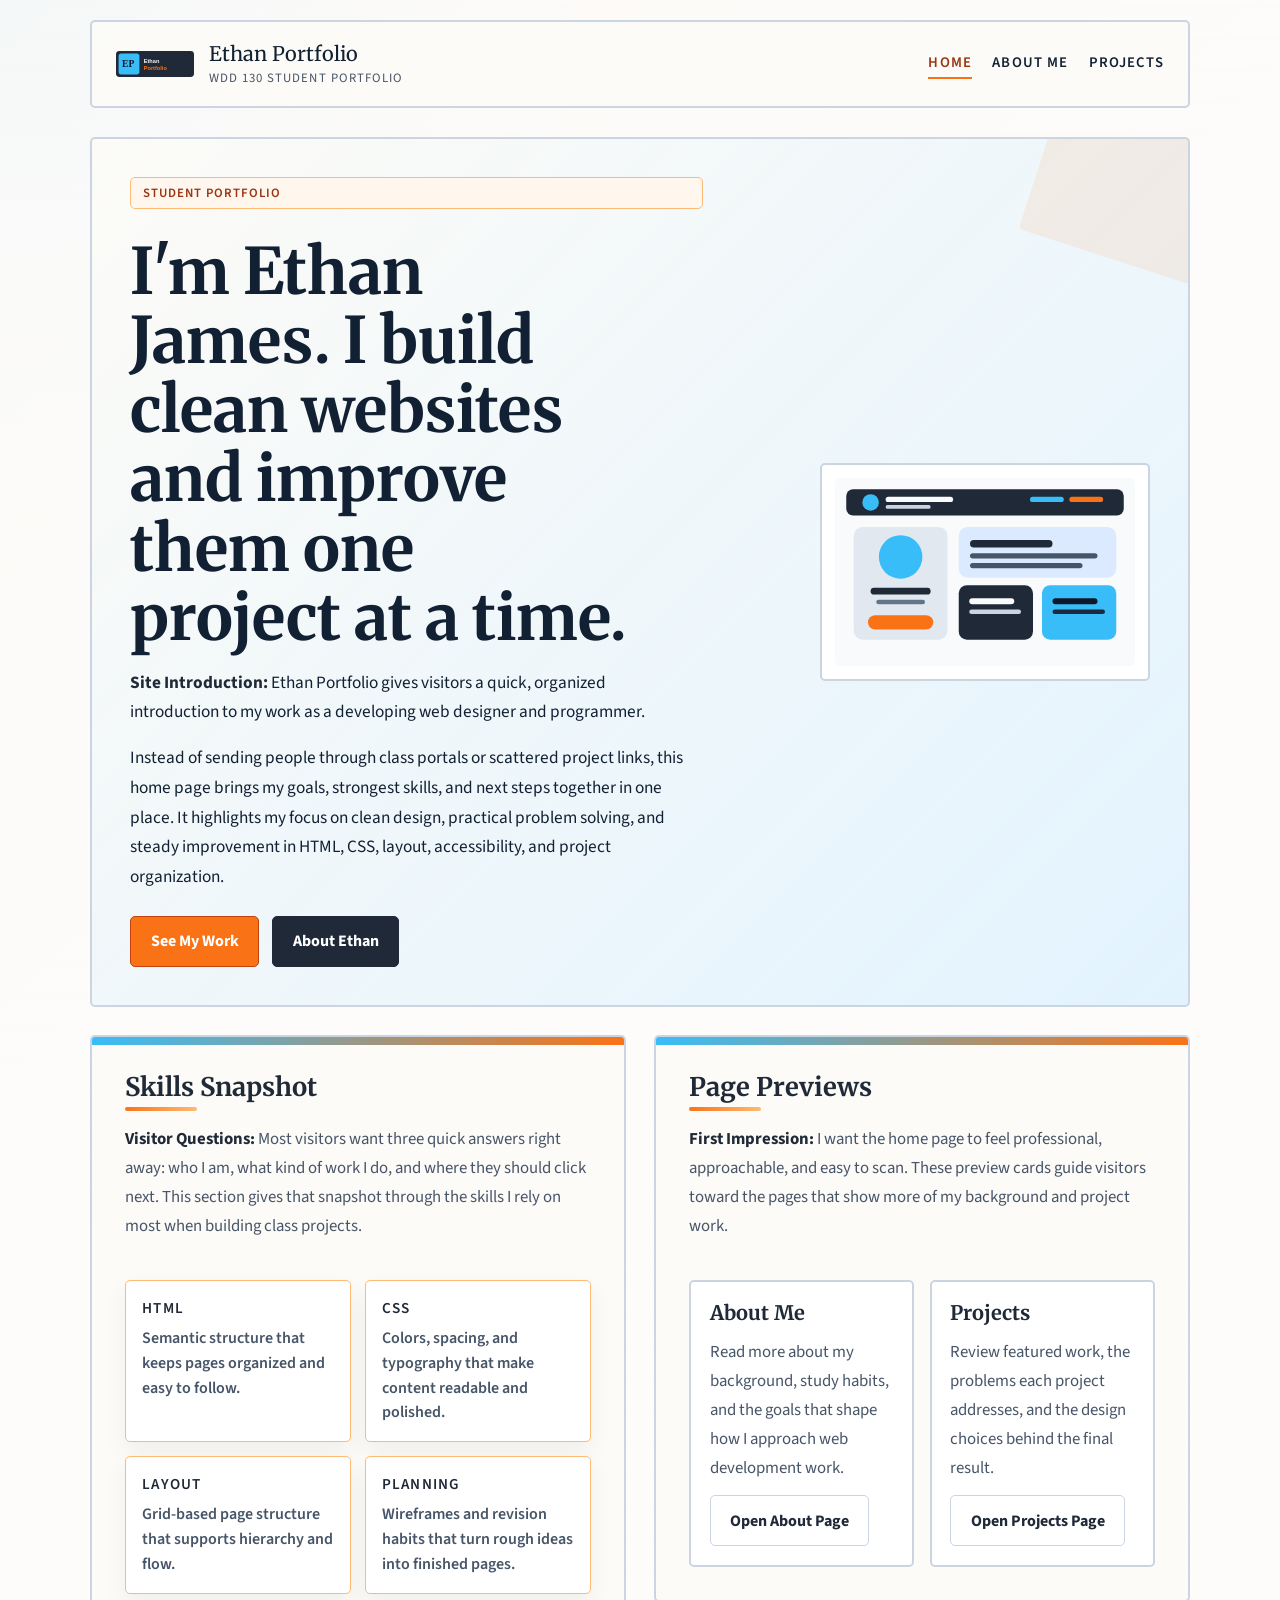
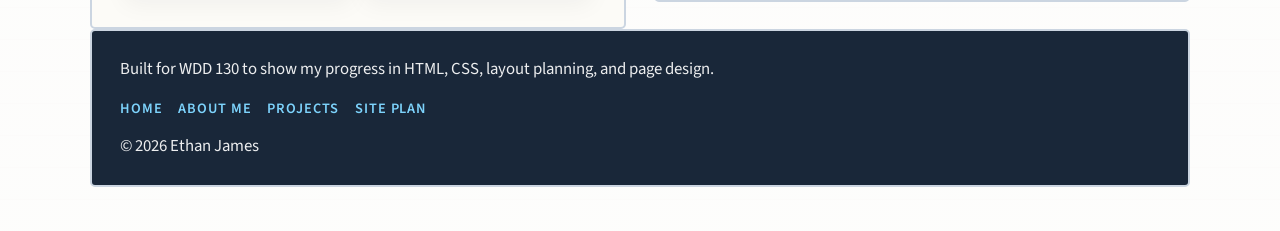
<file: index.html>
<!DOCTYPE html>
<html lang="en">
<head>
    <meta charset="UTF-8">
    <meta name="viewport" content="width=device-width, initial-scale=1.0">
    <meta name="description" content="Ethan James portfolio home page with an introduction, skills snapshot, and links to about and projects pages.">
    <title>Ethan Portfolio | Home</title>
    <link rel="stylesheet" href="styles/style.css">
</head>
<body>
    <a class="skip-link" href="#main-content">Skip to main content</a>
    <div class="site-shell">
        <header class="site-header">
            <a class="brand" href="index.html">
                <img src="wwr/images/ethan-portfolio-logo.svg" alt="Ethan Portfolio logo">
                <span class="brand-text">
                    <span class="brand-title">Ethan Portfolio</span>
                    <span class="brand-subtitle">WDD 130 student portfolio</span>
                </span>
            </a>
            <nav class="site-nav" aria-label="Primary">
                <a class="active" href="index.html" aria-current="page">Home</a>
                <a href="about.html">About Me</a>
                <a href="projects.html">Projects</a>
            </nav>
        </header>

        <main id="main-content" class="home-page">
            <section class="hero" aria-labelledby="home-heading">
                <div class="hero-copy">
                    <span class="eyebrow">Student Portfolio</span>
                    <h1 id="home-heading">I'm Ethan James. I build clean websites and improve them one project at a time.</h1>
                    <p class="hero-lead"><strong>Site Introduction:</strong> Ethan Portfolio gives visitors a quick, organized introduction to my work as a developing web designer and programmer.</p>
                    <p>Instead of sending people through class portals or scattered project links, this home page brings my goals, strongest skills, and next steps together in one place. It highlights my focus on clean design, practical problem solving, and steady improvement in HTML, CSS, layout, accessibility, and project organization.</p>
                    <div class="button-row">
                        <a class="button-link primary" href="projects.html">See My Work</a>
                        <a class="button-link secondary" href="about.html">About Ethan</a>
                    </div>
                </div>
                <div class="image-frame">
                    <img src="wwr/images/home-intro.svg" alt="Portfolio home page concept with profile card and featured work areas">
                </div>
            </section>

            <section class="panel stack home-card" id="skills-snapshot" aria-labelledby="skills-heading">
                <div>
                    <h2 class="section-title" id="skills-heading">Skills Snapshot</h2>
                    <p class="section-lead"><strong>Visitor Questions:</strong> Most visitors want three quick answers right away: who I am, what kind of work I do, and where they should click next. This section gives that snapshot through the skills I rely on most when building class projects.</p>
                </div>
                <ul class="skill-list" aria-label="Core web design and development skills">
                    <li>
                        <span class="skill-name">HTML</span>
                        <span class="skill-detail">Semantic structure that keeps pages organized and easy to follow.</span>
                    </li>
                    <li>
                        <span class="skill-name">CSS</span>
                        <span class="skill-detail">Colors, spacing, and typography that make content readable and polished.</span>
                    </li>
                    <li>
                        <span class="skill-name">Layout</span>
                        <span class="skill-detail">Grid-based page structure that supports hierarchy and flow.</span>
                    </li>
                    <li>
                        <span class="skill-name">Planning</span>
                        <span class="skill-detail">Wireframes and revision habits that turn rough ideas into finished pages.</span>
                    </li>
                </ul>
            </section>

            <section class="panel stack home-card" id="page-previews" aria-labelledby="previews-heading">
                <div>
                    <h2 class="section-title" id="previews-heading">Page Previews</h2>
                    <p class="section-lead"><strong>First Impression:</strong> I want the home page to feel professional, approachable, and easy to scan. These preview cards guide visitors toward the pages that show more of my background and project work.</p>
                </div>
                <div class="preview-grid">
                    <article class="preview-card">
                        <h3>About Me</h3>
                        <p>Read more about my background, study habits, and the goals that shape how I approach web development work.</p>
                        <a class="button-link ghost" href="about.html">Open About Page</a>
                    </article>
                    <article class="preview-card">
                        <h3>Projects</h3>
                        <p>Review featured work, the problems each project addresses, and the design choices behind the final result.</p>
                        <a class="button-link ghost" href="projects.html">Open Projects Page</a>
                    </article>
                </div>
            </section>
        </main>

        <footer class="site-footer">
            <p>Built for WDD 130 to show my progress in HTML, CSS, layout planning, and page design.</p>
            <div class="footer-links">
                <a href="index.html">Home</a>
                <a href="about.html">About Me</a>
                <a href="projects.html">Projects</a>
                <a href="wwr/siteplan.html">Site Plan</a>
            </div>
            <p>&copy; 2026 Ethan James</p>
        </footer>
    </div>
</body>
</html>
</file>
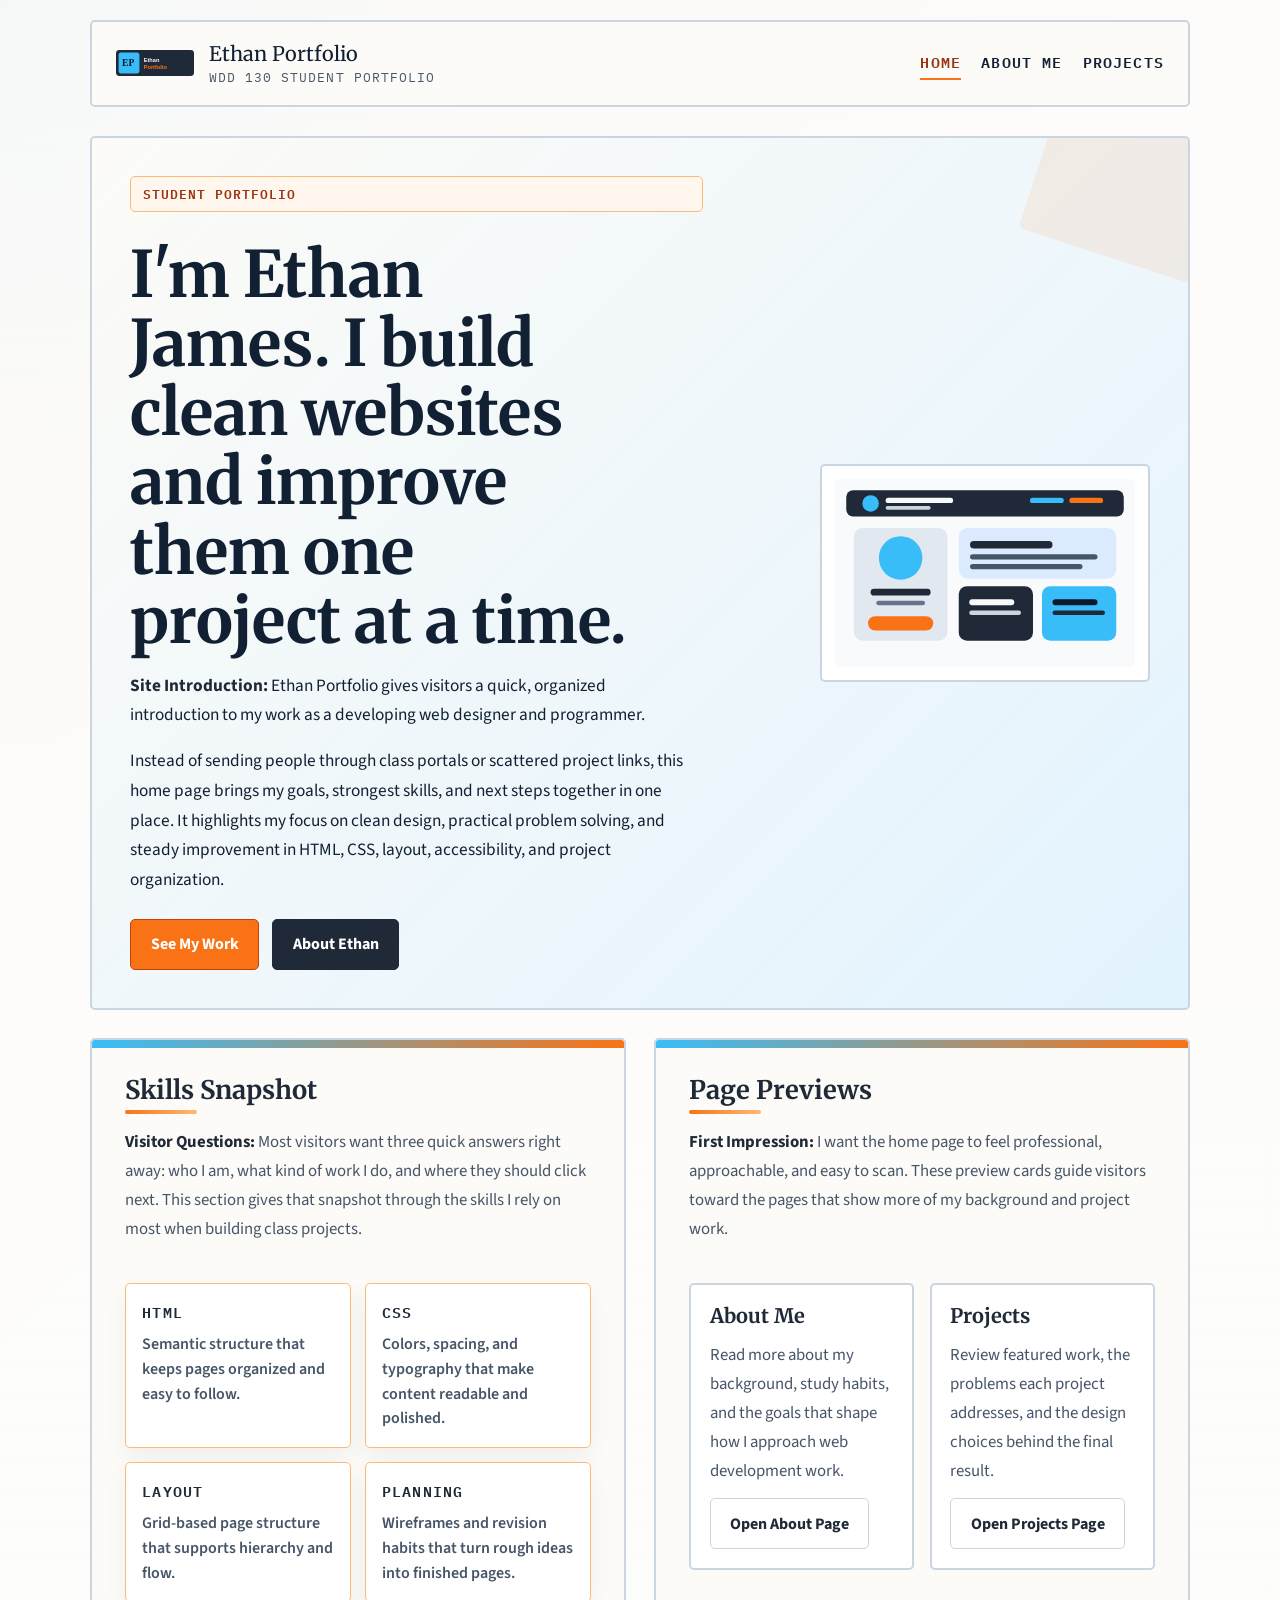
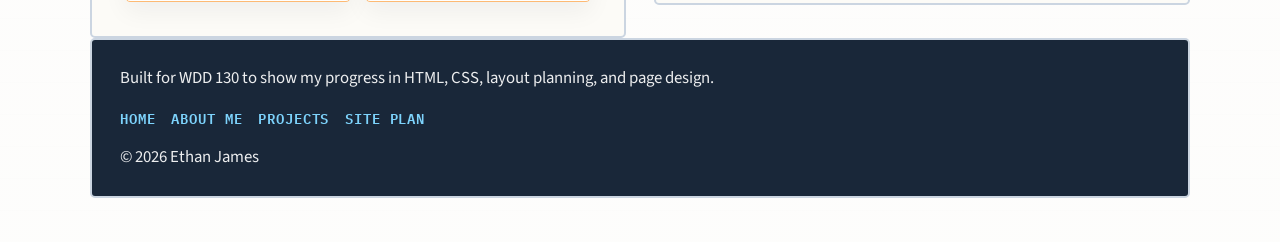
<file: wwr/index.html>
<!DOCTYPE html>
<html lang="en">
<head>
    <meta charset="UTF-8">
    <meta name="viewport" content="width=device-width, initial-scale=1.0">
    <meta name="description" content="Ethan James portfolio home page with an introduction, skills snapshot, and links to about and projects pages.">
    <title>Ethan Portfolio | Home</title>
    <link rel="stylesheet" href="styles/style.css">
</head>
<body>
    <a class="skip-link" href="#main-content">Skip to main content</a>
    <div class="site-shell">
        <header class="site-header">
            <a class="brand" href="index.html">
                <img src="images/ethan-portfolio-logo.svg" alt="Ethan Portfolio logo">
                <span class="brand-text">
                    <span class="brand-title">Ethan Portfolio</span>
                    <span class="brand-subtitle">WDD 130 student portfolio</span>
                </span>
            </a>
            <nav class="site-nav" aria-label="Primary">
                <a class="active" href="index.html" aria-current="page">Home</a>
                <a href="about.html">About Me</a>
                <a href="projects.html">Projects</a>
            </nav>
        </header>

        <main id="main-content" class="home-page">
            <section class="hero" aria-labelledby="home-heading">
                <div class="hero-copy">
                    <span class="eyebrow">Student Portfolio</span>
                    <h1 id="home-heading">I'm Ethan James. I build clean websites and improve them one project at a time.</h1>
                    <p class="hero-lead"><strong>Site Introduction:</strong> Ethan Portfolio gives visitors a quick, organized introduction to my work as a developing web designer and programmer.</p>
                    <p>Instead of sending people through class portals or scattered project links, this home page brings my goals, strongest skills, and next steps together in one place. It highlights my focus on clean design, practical problem solving, and steady improvement in HTML, CSS, layout, accessibility, and project organization.</p>
                    <div class="button-row">
                        <a class="button-link primary" href="projects.html">See My Work</a>
                        <a class="button-link secondary" href="about.html">About Ethan</a>
                    </div>
                </div>
                <div class="image-frame">
                    <img src="images/home-intro.svg" alt="Portfolio home page concept with profile card and featured work areas">
                </div>
            </section>

            <section class="panel stack home-card" id="skills-snapshot" aria-labelledby="skills-heading">
                <div>
                    <h2 class="section-title" id="skills-heading">Skills Snapshot</h2>
                    <p class="section-lead"><strong>Visitor Questions:</strong> Most visitors want three quick answers right away: who I am, what kind of work I do, and where they should click next. This section gives that snapshot through the skills I rely on most when building class projects.</p>
                </div>
                <ul class="skill-list" aria-label="Core web design and development skills">
                    <li>
                        <span class="skill-name">HTML</span>
                        <span class="skill-detail">Semantic structure that keeps pages organized and easy to follow.</span>
                    </li>
                    <li>
                        <span class="skill-name">CSS</span>
                        <span class="skill-detail">Colors, spacing, and typography that make content readable and polished.</span>
                    </li>
                    <li>
                        <span class="skill-name">Layout</span>
                        <span class="skill-detail">Grid-based page structure that supports hierarchy and flow.</span>
                    </li>
                    <li>
                        <span class="skill-name">Planning</span>
                        <span class="skill-detail">Wireframes and revision habits that turn rough ideas into finished pages.</span>
                    </li>
                </ul>
            </section>

            <section class="panel stack home-card" id="page-previews" aria-labelledby="previews-heading">
                <div>
                    <h2 class="section-title" id="previews-heading">Page Previews</h2>
                    <p class="section-lead"><strong>First Impression:</strong> I want the home page to feel professional, approachable, and easy to scan. These preview cards guide visitors toward the pages that show more of my background and project work.</p>
                </div>
                <div class="preview-grid">
                    <article class="preview-card">
                        <h3>About Me</h3>
                        <p>Read more about my background, study habits, and the goals that shape how I approach web development work.</p>
                        <a class="button-link ghost" href="about.html">Open About Page</a>
                    </article>
                    <article class="preview-card">
                        <h3>Projects</h3>
                        <p>Review featured work, the problems each project addresses, and the design choices behind the final result.</p>
                        <a class="button-link ghost" href="projects.html">Open Projects Page</a>
                    </article>
                </div>
            </section>
        </main>

        <footer class="site-footer">
            <p>Built for WDD 130 to show my progress in HTML, CSS, layout planning, and page design.</p>
            <div class="footer-links">
                <a href="index.html">Home</a>
                <a href="about.html">About Me</a>
                <a href="projects.html">Projects</a>
                <a href="siteplan.html">Site Plan</a>
            </div>
            <p>&copy; 2026 Ethan James</p>
        </footer>
    </div>
</body>
</html>
</file>
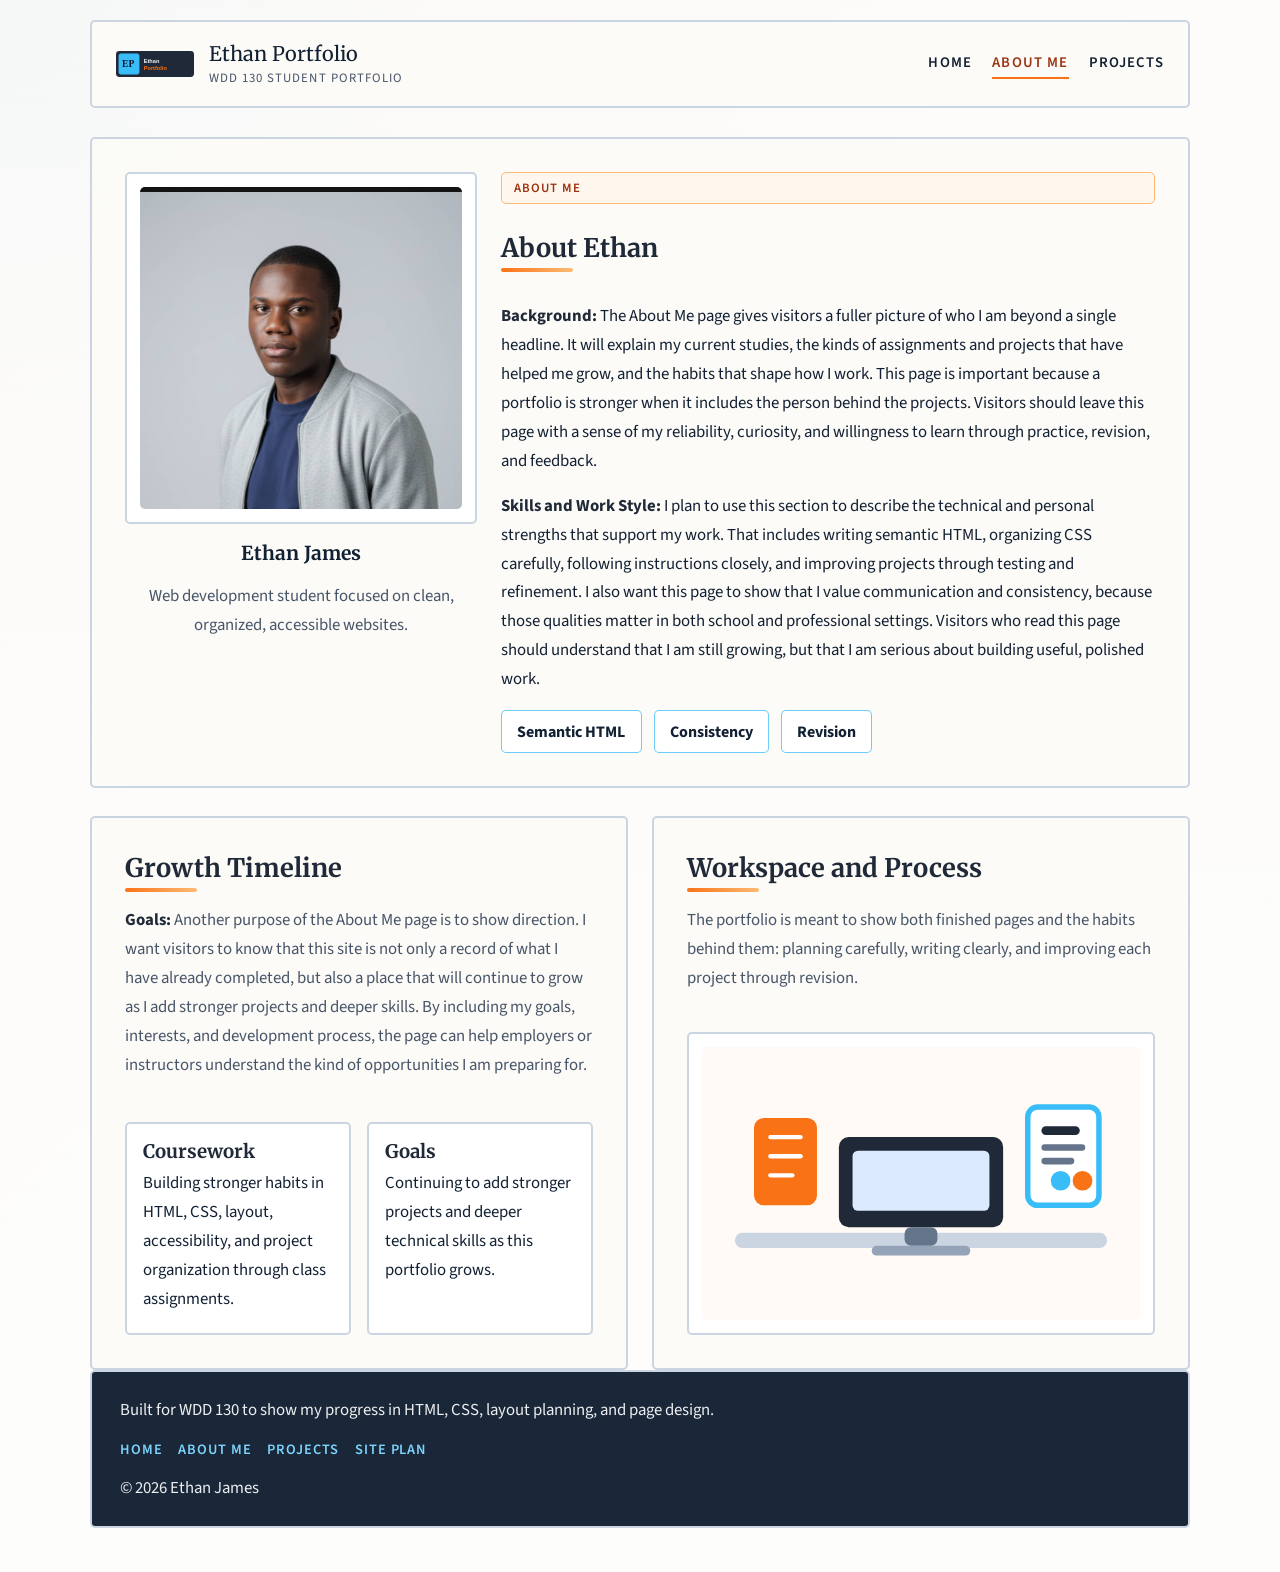
<file: about.html>
<!DOCTYPE html>
<html lang="en">
<head>
    <meta charset="UTF-8">
    <meta name="viewport" content="width=device-width, initial-scale=1.0">
    <meta name="description" content="About Ethan James, including background, work habits, technical strengths, and future goals.">
    <title>Ethan Portfolio | About Me</title>
    <link rel="stylesheet" href="styles/style.css">
</head>
<body>
    <a class="skip-link" href="#main-content">Skip to main content</a>
    <div class="site-shell">
        <header class="site-header">
            <a class="brand" href="index.html">
                <img src="wwr/images/ethan-portfolio-logo.svg" alt="Ethan Portfolio logo">
                <span class="brand-text">
                    <span class="brand-title">Ethan Portfolio</span>
                    <span class="brand-subtitle">WDD 130 student portfolio</span>
                </span>
            </a>
            <nav class="site-nav" aria-label="Primary">
                <a href="index.html">Home</a>
                <a class="active" href="about.html" aria-current="page">About Me</a>
                <a href="projects.html">Projects</a>
            </nav>
        </header>

        <main id="main-content">
            <section class="panel about-layout">
                <div class="about-profile-card">
                    <div class="image-frame profile-photo-card">
                        <img src="profile.jpeg" alt="Portrait of Ethan James">
                    </div>
                    <p class="profile-name">Ethan James</p>
                    <p class="profile-note">Web development student focused on clean, organized, accessible websites.</p>
                </div>
                <div class="text-stack">
                    <span class="eyebrow">About Me</span>
                    <h1 class="section-title">About Ethan</h1>
                    <p><strong>Background:</strong> The About Me page gives visitors a fuller picture of who I am beyond a single headline. It will explain my current studies, the kinds of assignments and projects that have helped me grow, and the habits that shape how I work. This page is important because a portfolio is stronger when it includes the person behind the projects. Visitors should leave this page with a sense of my reliability, curiosity, and willingness to learn through practice, revision, and feedback.</p>
                    <p><strong>Skills and Work Style:</strong> I plan to use this section to describe the technical and personal strengths that support my work. That includes writing semantic HTML, organizing CSS carefully, following instructions closely, and improving projects through testing and refinement. I also want this page to show that I value communication and consistency, because those qualities matter in both school and professional settings. Visitors who read this page should understand that I am still growing, but that I am serious about building useful, polished work.</p>
                    <ul class="tag-list" aria-label="Strengths and work habits">
                        <li>Semantic HTML</li>
                        <li>Consistency</li>
                        <li>Revision</li>
                    </ul>
                </div>
            </section>

            <section class="split-grid" id="growth-plan">
                <article class="panel stack">
                    <div>
                        <h2 class="section-title">Growth Timeline</h2>
                        <p class="section-lead"><strong>Goals:</strong> Another purpose of the About Me page is to show direction. I want visitors to know that this site is not only a record of what I have already completed, but also a place that will continue to grow as I add stronger projects and deeper skills. By including my goals, interests, and development process, the page can help employers or instructors understand the kind of opportunities I am preparing for.</p>
                    </div>
                    <div class="mini-card-grid">
                        <div class="mini-card">
                            <h3>Coursework</h3>
                            <p>Building stronger habits in HTML, CSS, layout, accessibility, and project organization through class assignments.</p>
                        </div>
                        <div class="mini-card">
                            <h3>Goals</h3>
                            <p>Continuing to add stronger projects and deeper technical skills as this portfolio grows.</p>
                        </div>
                    </div>
                </article>

                <article class="panel stack">
                    <div>
                        <h2 class="section-title">Workspace and Process</h2>
                        <p class="section-lead">The portfolio is meant to show both finished pages and the habits behind them: planning carefully, writing clearly, and improving each project through revision.</p>
                    </div>
                    <div class="image-frame">
                        <img src="wwr/images/about-workspace.svg" alt="Illustration of a student workspace with notes, laptop, and planning board">
                    </div>
                </article>
            </section>
        </main>

        <footer class="site-footer">
            <p>Built for WDD 130 to show my progress in HTML, CSS, layout planning, and page design.</p>
            <div class="footer-links">
                <a href="index.html">Home</a>
                <a href="about.html">About Me</a>
                <a href="projects.html">Projects</a>
                <a href="wwr/siteplan.html">Site Plan</a>
            </div>
            <p>&copy; 2026 Ethan James</p>
        </footer>
    </div>
</body>
</html>
</file>
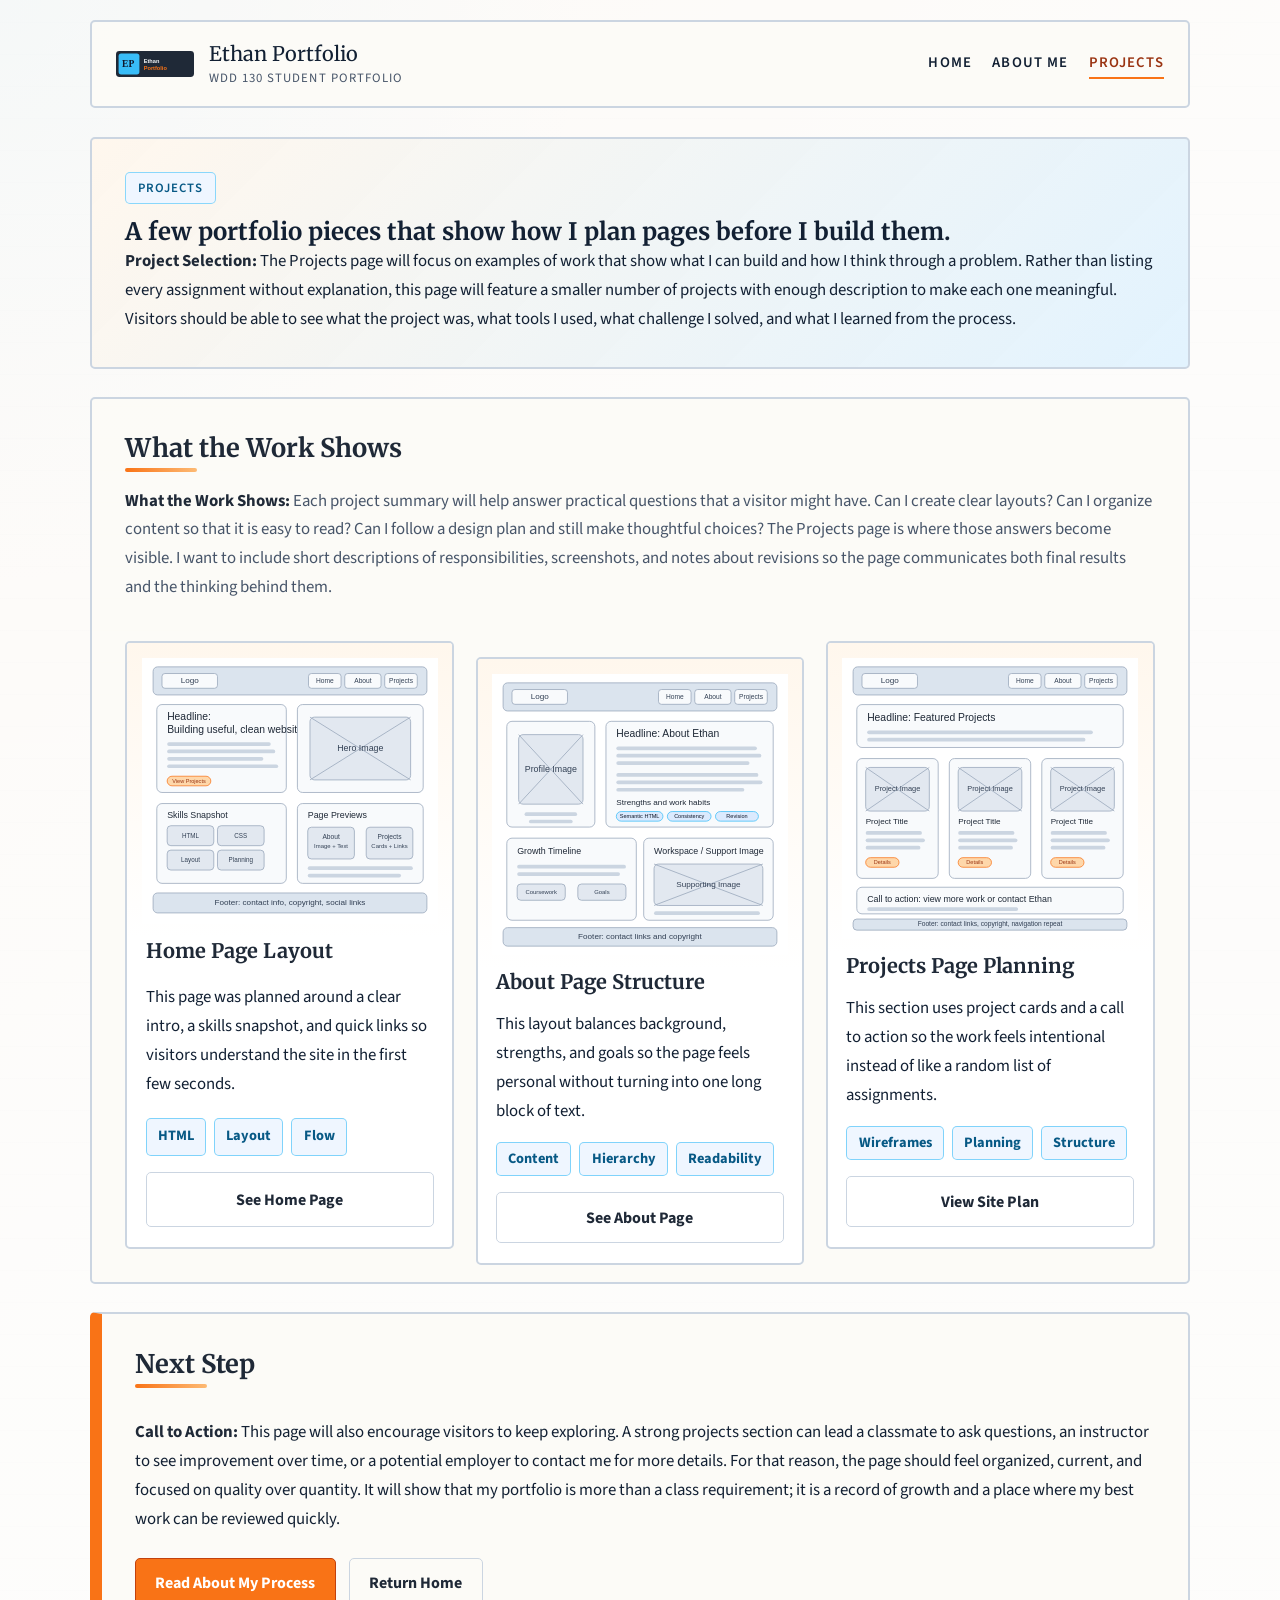
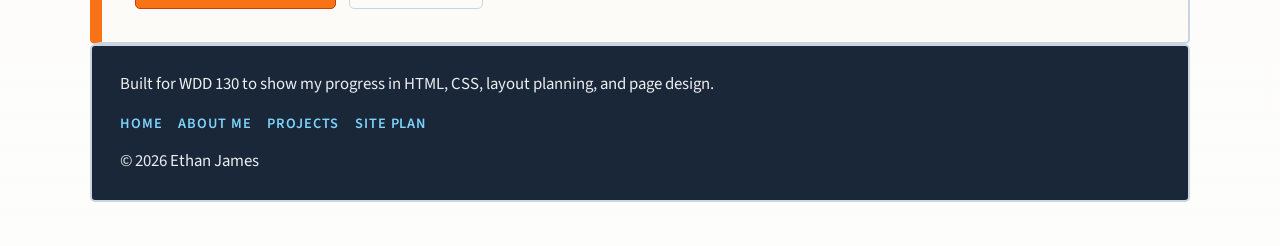
<file: projects.html>
<!DOCTYPE html>
<html lang="en">
<head>
    <meta charset="UTF-8">
    <meta name="viewport" content="width=device-width, initial-scale=1.0">
    <meta name="description" content="Featured projects and process notes from Ethan James, including layout, planning, and revision work.">
    <title>Ethan Portfolio | Projects</title>
    <link rel="stylesheet" href="styles/style.css">
</head>
<body>
    <a class="skip-link" href="#main-content">Skip to main content</a>
    <div class="site-shell">
        <header class="site-header">
            <a class="brand" href="index.html">
                <img src="wwr/images/ethan-portfolio-logo.svg" alt="Ethan Portfolio logo">
                <span class="brand-text">
                    <span class="brand-title">Ethan Portfolio</span>
                    <span class="brand-subtitle">WDD 130 student portfolio</span>
                </span>
            </a>
            <nav class="site-nav" aria-label="Primary">
                <a href="index.html">Home</a>
                <a href="about.html">About Me</a>
                <a class="active" href="projects.html" aria-current="page">Projects</a>
            </nav>
        </header>

        <main id="main-content">
            <section class="panel page-banner">
                <span class="eyebrow">Projects</span>
                <h1>A few portfolio pieces that show how I plan pages before I build them.</h1>
                <p><strong>Project Selection:</strong> The Projects page will focus on examples of work that show what I can build and how I think through a problem. Rather than listing every assignment without explanation, this page will feature a smaller number of projects with enough description to make each one meaningful. Visitors should be able to see what the project was, what tools I used, what challenge I solved, and what I learned from the process.</p>
            </section>

            <section class="panel stack">
                <div>
                    <h2 class="section-title">What the Work Shows</h2>
                    <p class="section-lead"><strong>What the Work Shows:</strong> Each project summary will help answer practical questions that a visitor might have. Can I create clear layouts? Can I organize content so that it is easy to read? Can I follow a design plan and still make thoughtful choices? The Projects page is where those answers become visible. I want to include short descriptions of responsibilities, screenshots, and notes about revisions so the page communicates both final results and the thinking behind them.</p>
                </div>

                <div class="projects-grid">
                    <article class="project-card">
                        <img src="wwr/images/wireframe-home.svg" alt="Wireframe for the portfolio home page">
                        <div class="project-body">
                            <h2>Home Page Layout</h2>
                            <p>This page was planned around a clear intro, a skills snapshot, and quick links so visitors understand the site in the first few seconds.</p>
                            <div class="project-meta">
                                <span>HTML</span>
                                <span>Layout</span>
                                <span>Flow</span>
                            </div>
                            <a class="button-link ghost" href="index.html">See Home Page</a>
                        </div>
                    </article>

                    <article class="project-card">
                        <img src="wwr/images/wireframe-about.svg" alt="Wireframe for the about page">
                        <div class="project-body">
                            <h2>About Page Structure</h2>
                            <p>This layout balances background, strengths, and goals so the page feels personal without turning into one long block of text.</p>
                            <div class="project-meta">
                                <span>Content</span>
                                <span>Hierarchy</span>
                                <span>Readability</span>
                            </div>
                            <a class="button-link ghost" href="about.html">See About Page</a>
                        </div>
                    </article>

                    <article class="project-card">
                        <img src="wwr/images/wireframe-projects.svg" alt="Wireframe for the projects page">
                        <div class="project-body">
                            <h2>Projects Page Planning</h2>
                            <p>This section uses project cards and a call to action so the work feels intentional instead of like a random list of assignments.</p>
                            <div class="project-meta">
                                <span>Wireframes</span>
                                <span>Planning</span>
                                <span>Structure</span>
                            </div>
                            <a class="button-link ghost" href="wwr/siteplan.html">View Site Plan</a>
                        </div>
                    </article>
                </div>
            </section>

            <section class="panel cta-panel">
                <h2 class="section-title">Next Step</h2>
                <p><strong>Call to Action:</strong> This page will also encourage visitors to keep exploring. A strong projects section can lead a classmate to ask questions, an instructor to see improvement over time, or a potential employer to contact me for more details. For that reason, the page should feel organized, current, and focused on quality over quantity. It will show that my portfolio is more than a class requirement; it is a record of growth and a place where my best work can be reviewed quickly.</p>
                <div class="button-row">
                    <a class="button-link primary" href="about.html">Read About My Process</a>
                    <a class="button-link ghost" href="index.html">Return Home</a>
                </div>
            </section>
        </main>

        <footer class="site-footer">
            <p>Built for WDD 130 to show my progress in HTML, CSS, layout planning, and page design.</p>
            <div class="footer-links">
                <a href="index.html">Home</a>
                <a href="about.html">About Me</a>
                <a href="projects.html">Projects</a>
                <a href="wwr/siteplan.html">Site Plan</a>
            </div>
            <p>&copy; 2026 Ethan James</p>
        </footer>
    </div>
</body>
</html>
</file>
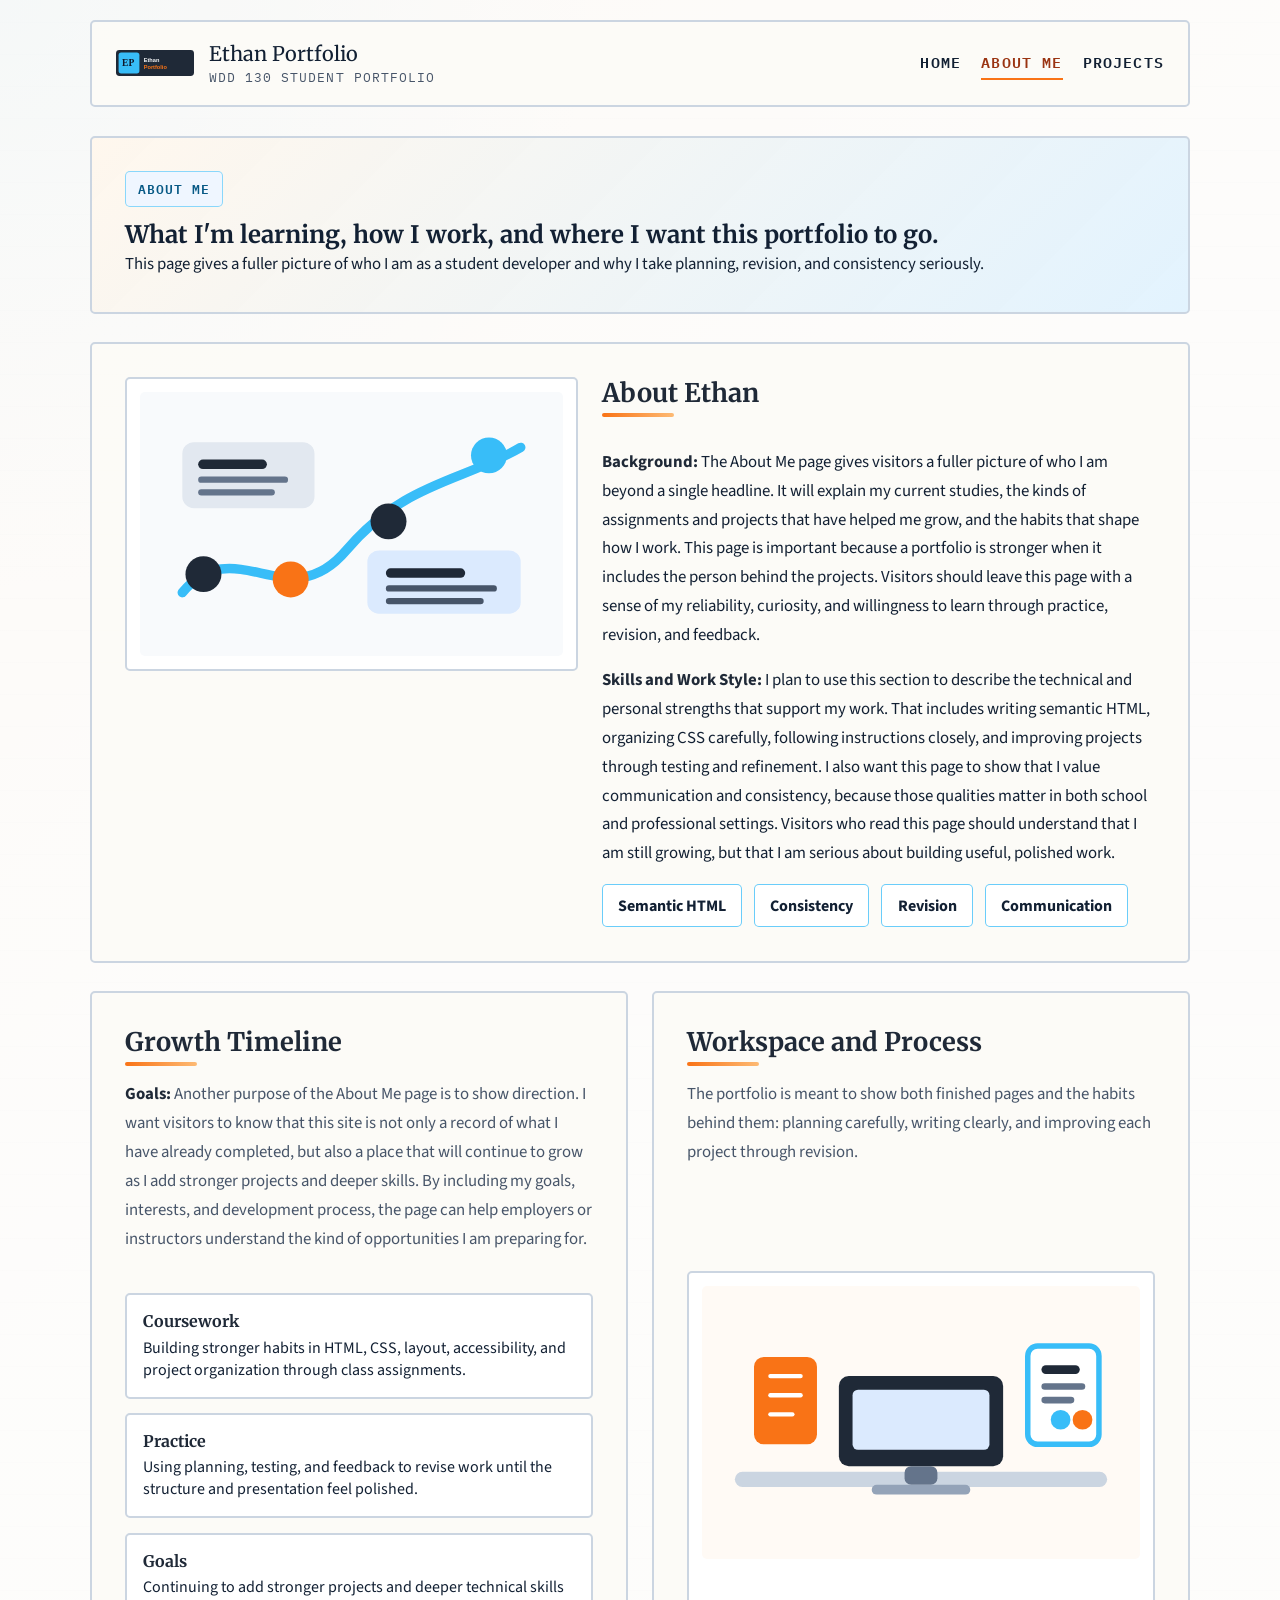
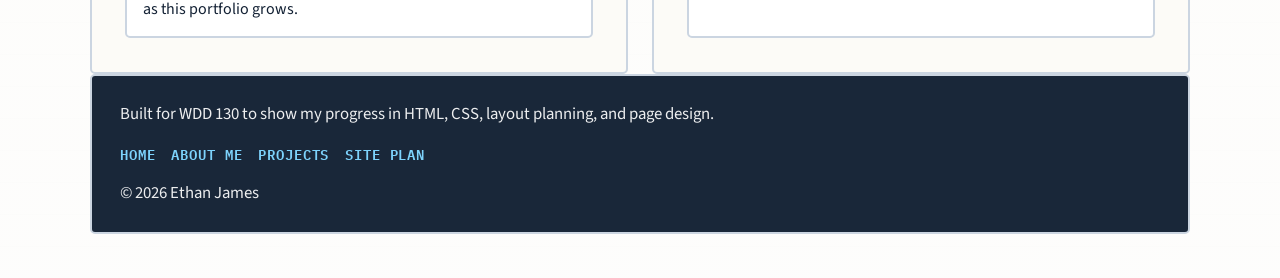
<file: wwr/about.html>
<!DOCTYPE html>
<html lang="en">
<head>
    <meta charset="UTF-8">
    <meta name="viewport" content="width=device-width, initial-scale=1.0">
    <meta name="description" content="About Ethan James, including background, work habits, technical strengths, and future goals.">
    <title>Ethan Portfolio | About Me</title>
    <link rel="stylesheet" href="styles/style.css">
</head>
<body>
    <a class="skip-link" href="#main-content">Skip to main content</a>
    <div class="site-shell">
        <header class="site-header">
            <a class="brand" href="index.html">
                <img src="images/ethan-portfolio-logo.svg" alt="Ethan Portfolio logo">
                <span class="brand-text">
                    <span class="brand-title">Ethan Portfolio</span>
                    <span class="brand-subtitle">WDD 130 student portfolio</span>
                </span>
            </a>
            <nav class="site-nav" aria-label="Primary">
                <a href="index.html">Home</a>
                <a class="active" href="about.html" aria-current="page">About Me</a>
                <a href="projects.html">Projects</a>
            </nav>
        </header>

        <main id="main-content">
            <section class="panel page-banner">
                <span class="eyebrow">About Me</span>
                <h1>What I'm learning, how I work, and where I want this portfolio to go.</h1>
                <p>This page gives a fuller picture of who I am as a student developer and why I take planning, revision, and consistency seriously.</p>
            </section>

            <section class="panel about-layout">
                <div class="image-frame">
                    <img src="images/about-growth.svg" alt="Illustration showing a learning path with design and coding milestones">
                </div>
                <div class="text-stack">
                    <h2 class="section-title">About Ethan</h2>
                    <p><strong>Background:</strong> The About Me page gives visitors a fuller picture of who I am beyond a single headline. It will explain my current studies, the kinds of assignments and projects that have helped me grow, and the habits that shape how I work. This page is important because a portfolio is stronger when it includes the person behind the projects. Visitors should leave this page with a sense of my reliability, curiosity, and willingness to learn through practice, revision, and feedback.</p>
                    <p><strong>Skills and Work Style:</strong> I plan to use this section to describe the technical and personal strengths that support my work. That includes writing semantic HTML, organizing CSS carefully, following instructions closely, and improving projects through testing and refinement. I also want this page to show that I value communication and consistency, because those qualities matter in both school and professional settings. Visitors who read this page should understand that I am still growing, but that I am serious about building useful, polished work.</p>
                    <ul class="tag-list" aria-label="Strengths and work habits">
                        <li>Semantic HTML</li>
                        <li>Consistency</li>
                        <li>Revision</li>
                        <li>Communication</li>
                    </ul>
                </div>
            </section>

            <section class="split-grid" id="growth-plan">
                <article class="panel stack">
                    <div>
                        <h2 class="section-title">Growth Timeline</h2>
                        <p class="section-lead"><strong>Goals:</strong> Another purpose of the About Me page is to show direction. I want visitors to know that this site is not only a record of what I have already completed, but also a place that will continue to grow as I add stronger projects and deeper skills. By including my goals, interests, and development process, the page can help employers or instructors understand the kind of opportunities I am preparing for.</p>
                    </div>
                    <ul class="timeline">
                        <li>
                            <strong>Coursework</strong>
                            Building stronger habits in HTML, CSS, layout, accessibility, and project organization through class assignments.
                        </li>
                        <li>
                            <strong>Practice</strong>
                            Using planning, testing, and feedback to revise work until the structure and presentation feel polished.
                        </li>
                        <li>
                            <strong>Goals</strong>
                            Continuing to add stronger projects and deeper technical skills as this portfolio grows.
                        </li>
                    </ul>
                </article>

                <article class="panel stack">
                    <div>
                        <h2 class="section-title">Workspace and Process</h2>
                        <p class="section-lead">The portfolio is meant to show both finished pages and the habits behind them: planning carefully, writing clearly, and improving each project through revision.</p>
                    </div>
                    <div class="image-frame">
                        <img src="images/about-workspace.svg" alt="Illustration of a student workspace with notes, laptop, and planning board">
                    </div>
                </article>
            </section>
        </main>

        <footer class="site-footer">
            <p>Built for WDD 130 to show my progress in HTML, CSS, layout planning, and page design.</p>
            <div class="footer-links">
                <a href="index.html">Home</a>
                <a href="about.html">About Me</a>
                <a href="projects.html">Projects</a>
                <a href="siteplan.html">Site Plan</a>
            </div>
            <p>&copy; 2026 Ethan James</p>
        </footer>
    </div>
</body>
</html>
</file>
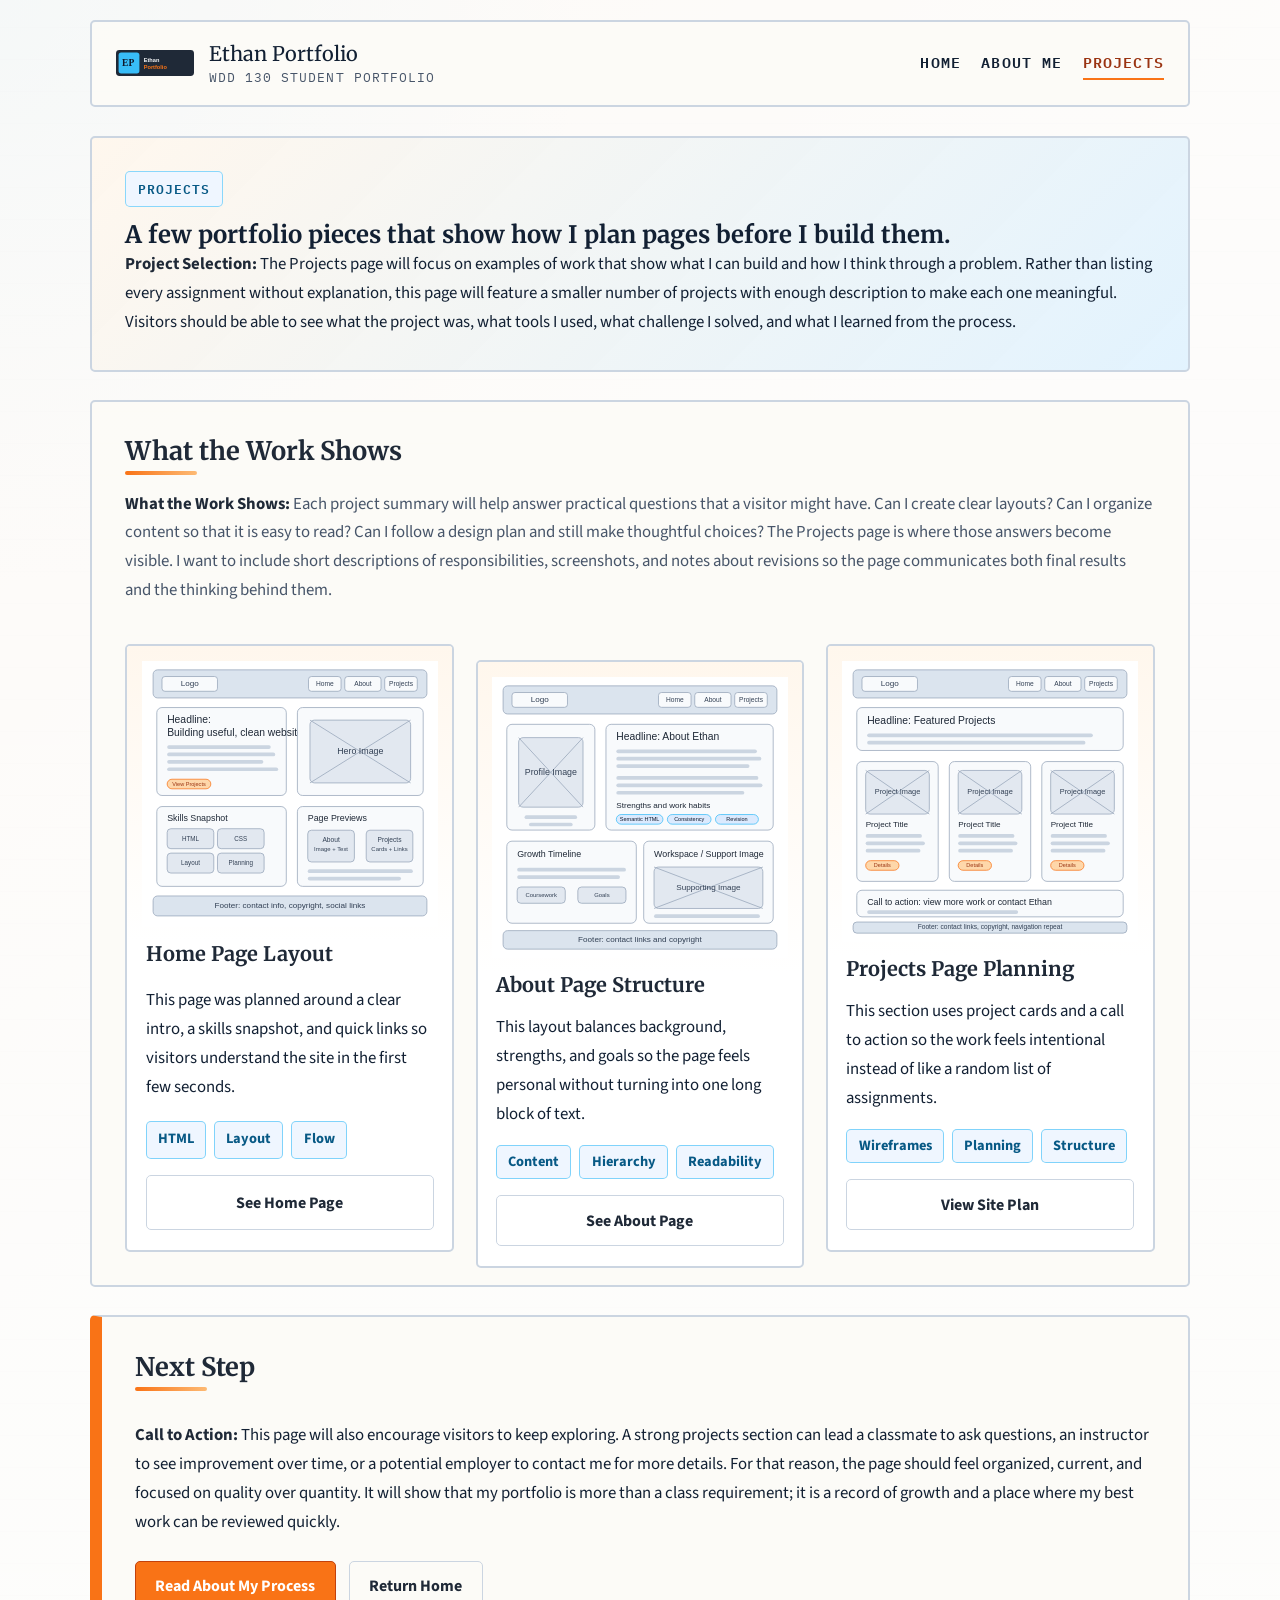
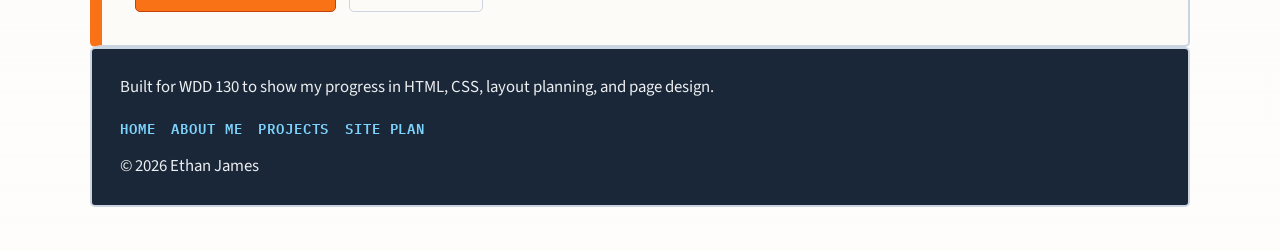
<file: wwr/projects.html>
<!DOCTYPE html>
<html lang="en">
<head>
    <meta charset="UTF-8">
    <meta name="viewport" content="width=device-width, initial-scale=1.0">
    <meta name="description" content="Featured projects and process notes from Ethan James, including layout, planning, and revision work.">
    <title>Ethan Portfolio | Projects</title>
    <link rel="stylesheet" href="styles/style.css">
</head>
<body>
    <a class="skip-link" href="#main-content">Skip to main content</a>
    <div class="site-shell">
        <header class="site-header">
            <a class="brand" href="index.html">
                <img src="images/ethan-portfolio-logo.svg" alt="Ethan Portfolio logo">
                <span class="brand-text">
                    <span class="brand-title">Ethan Portfolio</span>
                    <span class="brand-subtitle">WDD 130 student portfolio</span>
                </span>
            </a>
            <nav class="site-nav" aria-label="Primary">
                <a href="index.html">Home</a>
                <a href="about.html">About Me</a>
                <a class="active" href="projects.html" aria-current="page">Projects</a>
            </nav>
        </header>

        <main id="main-content">
            <section class="panel page-banner">
                <span class="eyebrow">Projects</span>
                <h1>A few portfolio pieces that show how I plan pages before I build them.</h1>
                <p><strong>Project Selection:</strong> The Projects page will focus on examples of work that show what I can build and how I think through a problem. Rather than listing every assignment without explanation, this page will feature a smaller number of projects with enough description to make each one meaningful. Visitors should be able to see what the project was, what tools I used, what challenge I solved, and what I learned from the process.</p>
            </section>

            <section class="panel stack">
                <div>
                    <h2 class="section-title">What the Work Shows</h2>
                    <p class="section-lead"><strong>What the Work Shows:</strong> Each project summary will help answer practical questions that a visitor might have. Can I create clear layouts? Can I organize content so that it is easy to read? Can I follow a design plan and still make thoughtful choices? The Projects page is where those answers become visible. I want to include short descriptions of responsibilities, screenshots, and notes about revisions so the page communicates both final results and the thinking behind them.</p>
                </div>

                <div class="projects-grid">
                    <article class="project-card">
                        <img src="images/wireframe-home.svg" alt="Wireframe for the portfolio home page">
                        <div class="project-body">
                            <h2>Home Page Layout</h2>
                            <p>This page was planned around a clear intro, a skills snapshot, and quick links so visitors understand the site in the first few seconds.</p>
                            <div class="project-meta">
                                <span>HTML</span>
                                <span>Layout</span>
                                <span>Flow</span>
                            </div>
                            <a class="button-link ghost" href="index.html">See Home Page</a>
                        </div>
                    </article>

                    <article class="project-card">
                        <img src="images/wireframe-about.svg" alt="Wireframe for the about page">
                        <div class="project-body">
                            <h2>About Page Structure</h2>
                            <p>This layout balances background, strengths, and goals so the page feels personal without turning into one long block of text.</p>
                            <div class="project-meta">
                                <span>Content</span>
                                <span>Hierarchy</span>
                                <span>Readability</span>
                            </div>
                            <a class="button-link ghost" href="about.html">See About Page</a>
                        </div>
                    </article>

                    <article class="project-card">
                        <img src="images/wireframe-projects.svg" alt="Wireframe for the projects page">
                        <div class="project-body">
                            <h2>Projects Page Planning</h2>
                            <p>This section uses project cards and a call to action so the work feels intentional instead of like a random list of assignments.</p>
                            <div class="project-meta">
                                <span>Wireframes</span>
                                <span>Planning</span>
                                <span>Structure</span>
                            </div>
                            <a class="button-link ghost" href="siteplan.html">View Site Plan</a>
                        </div>
                    </article>
                </div>
            </section>

            <section class="panel cta-panel">
                <h2 class="section-title">Next Step</h2>
                <p><strong>Call to Action:</strong> This page will also encourage visitors to keep exploring. A strong projects section can lead a classmate to ask questions, an instructor to see improvement over time, or a potential employer to contact me for more details. For that reason, the page should feel organized, current, and focused on quality over quantity. It will show that my portfolio is more than a class requirement; it is a record of growth and a place where my best work can be reviewed quickly.</p>
                <div class="button-row">
                    <a class="button-link primary" href="about.html">Read About My Process</a>
                    <a class="button-link ghost" href="index.html">Return Home</a>
                </div>
            </section>
        </main>

        <footer class="site-footer">
            <p>Built for WDD 130 to show my progress in HTML, CSS, layout planning, and page design.</p>
            <div class="footer-links">
                <a href="index.html">Home</a>
                <a href="about.html">About Me</a>
                <a href="projects.html">Projects</a>
                <a href="siteplan.html">Site Plan</a>
            </div>
            <p>&copy; 2026 Ethan James</p>
        </footer>
    </div>
</body>
</html>
</file>
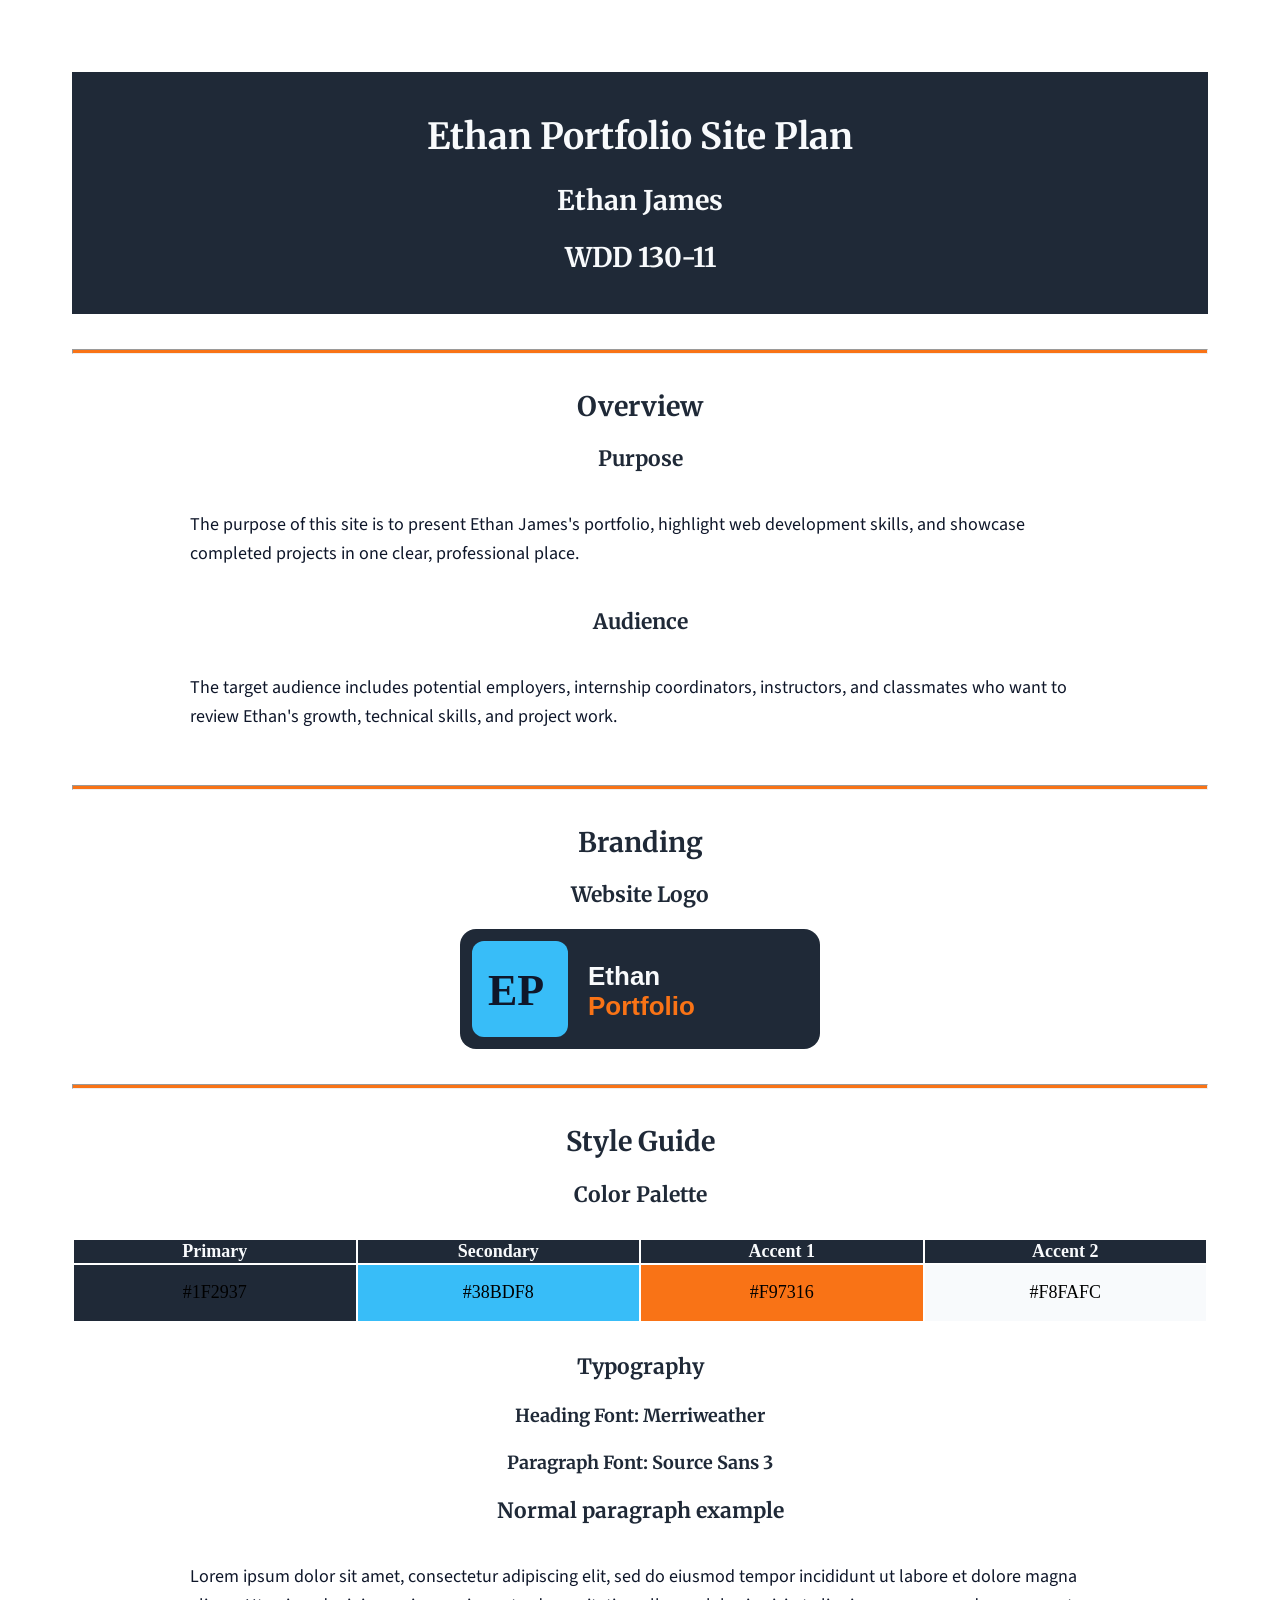
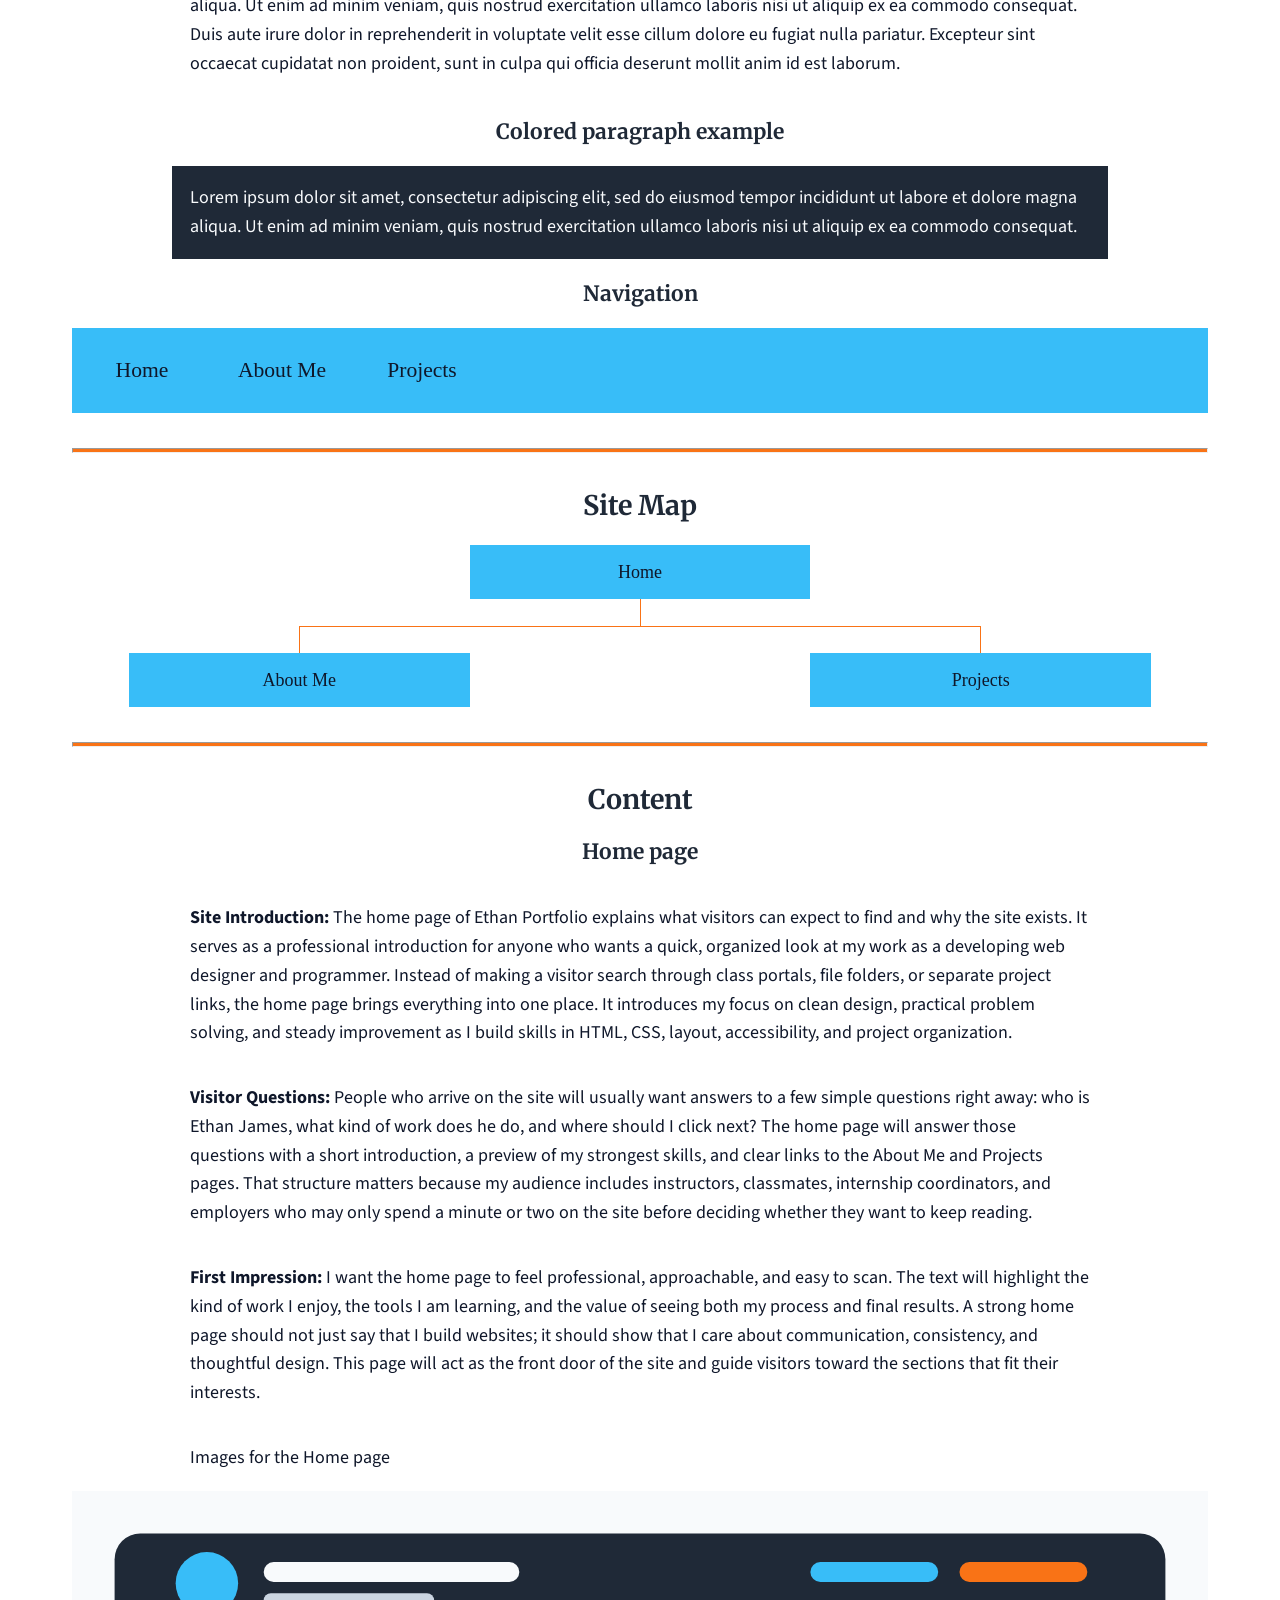
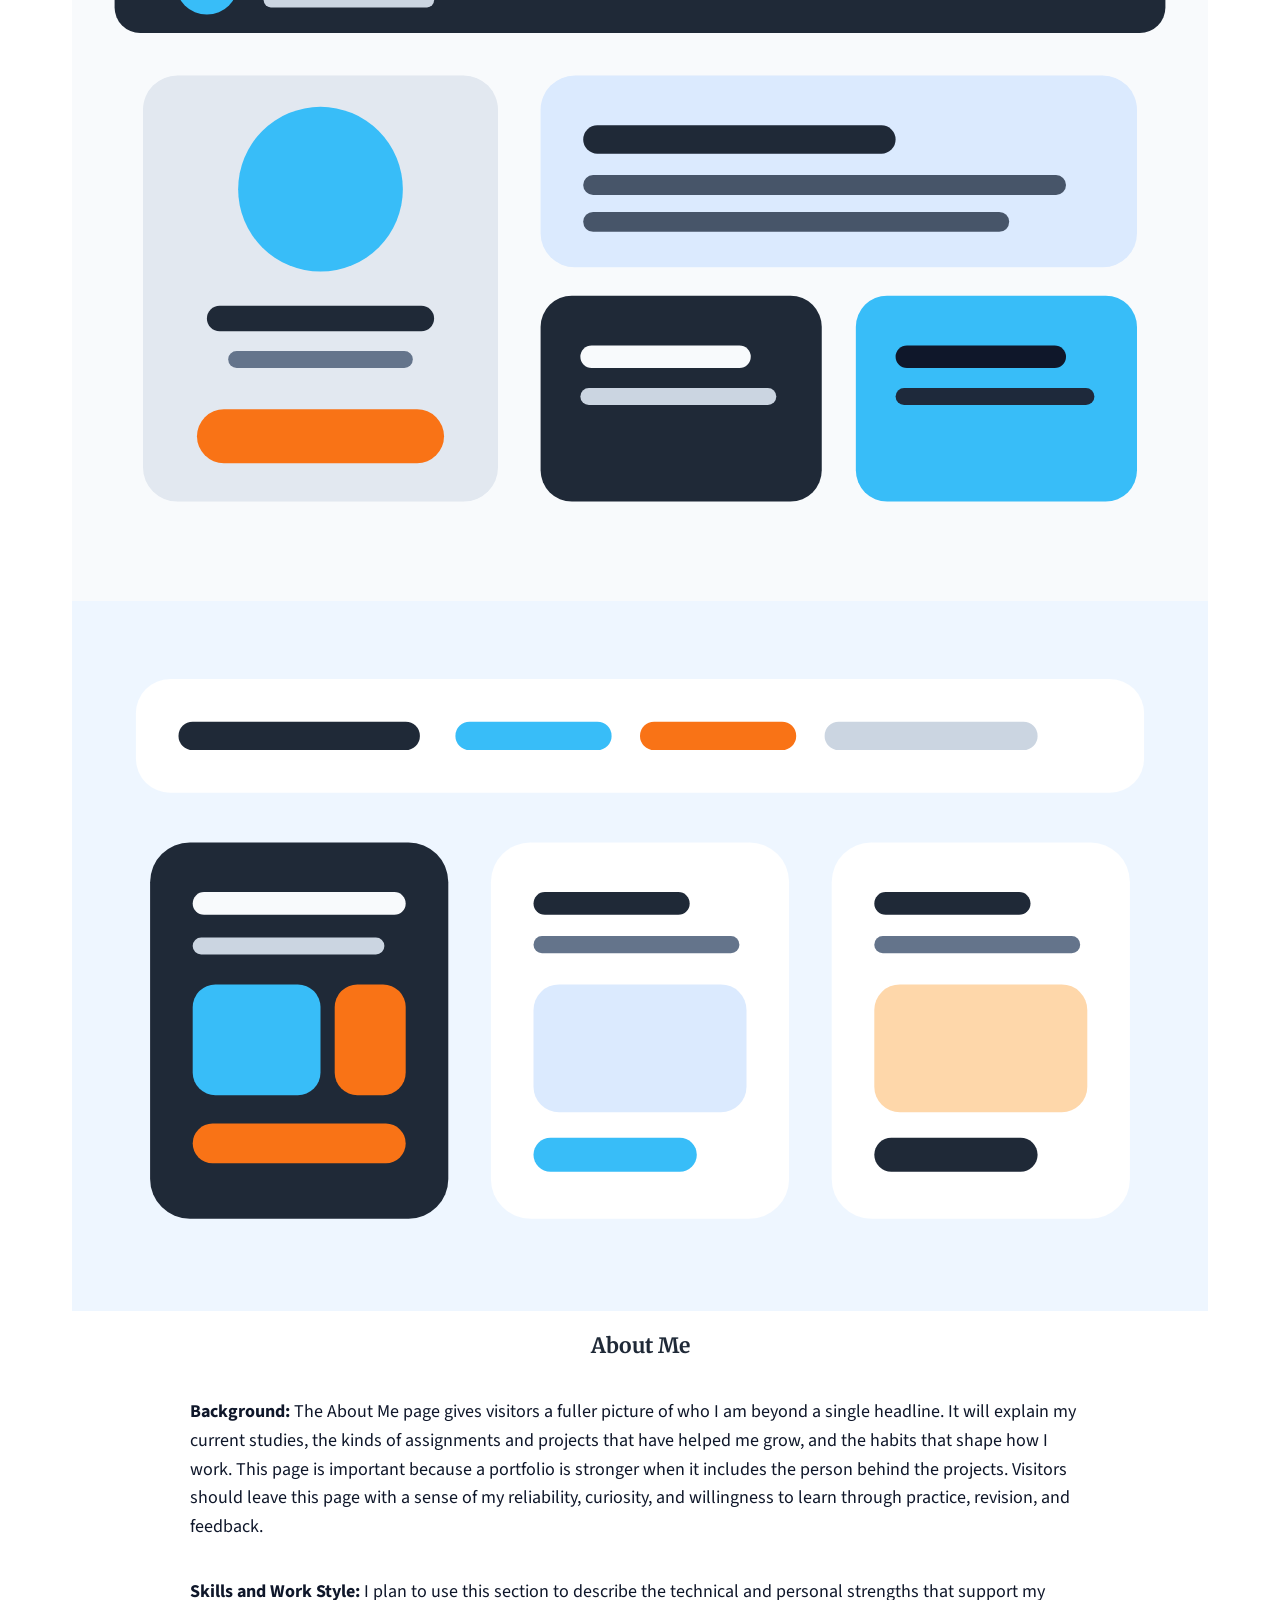
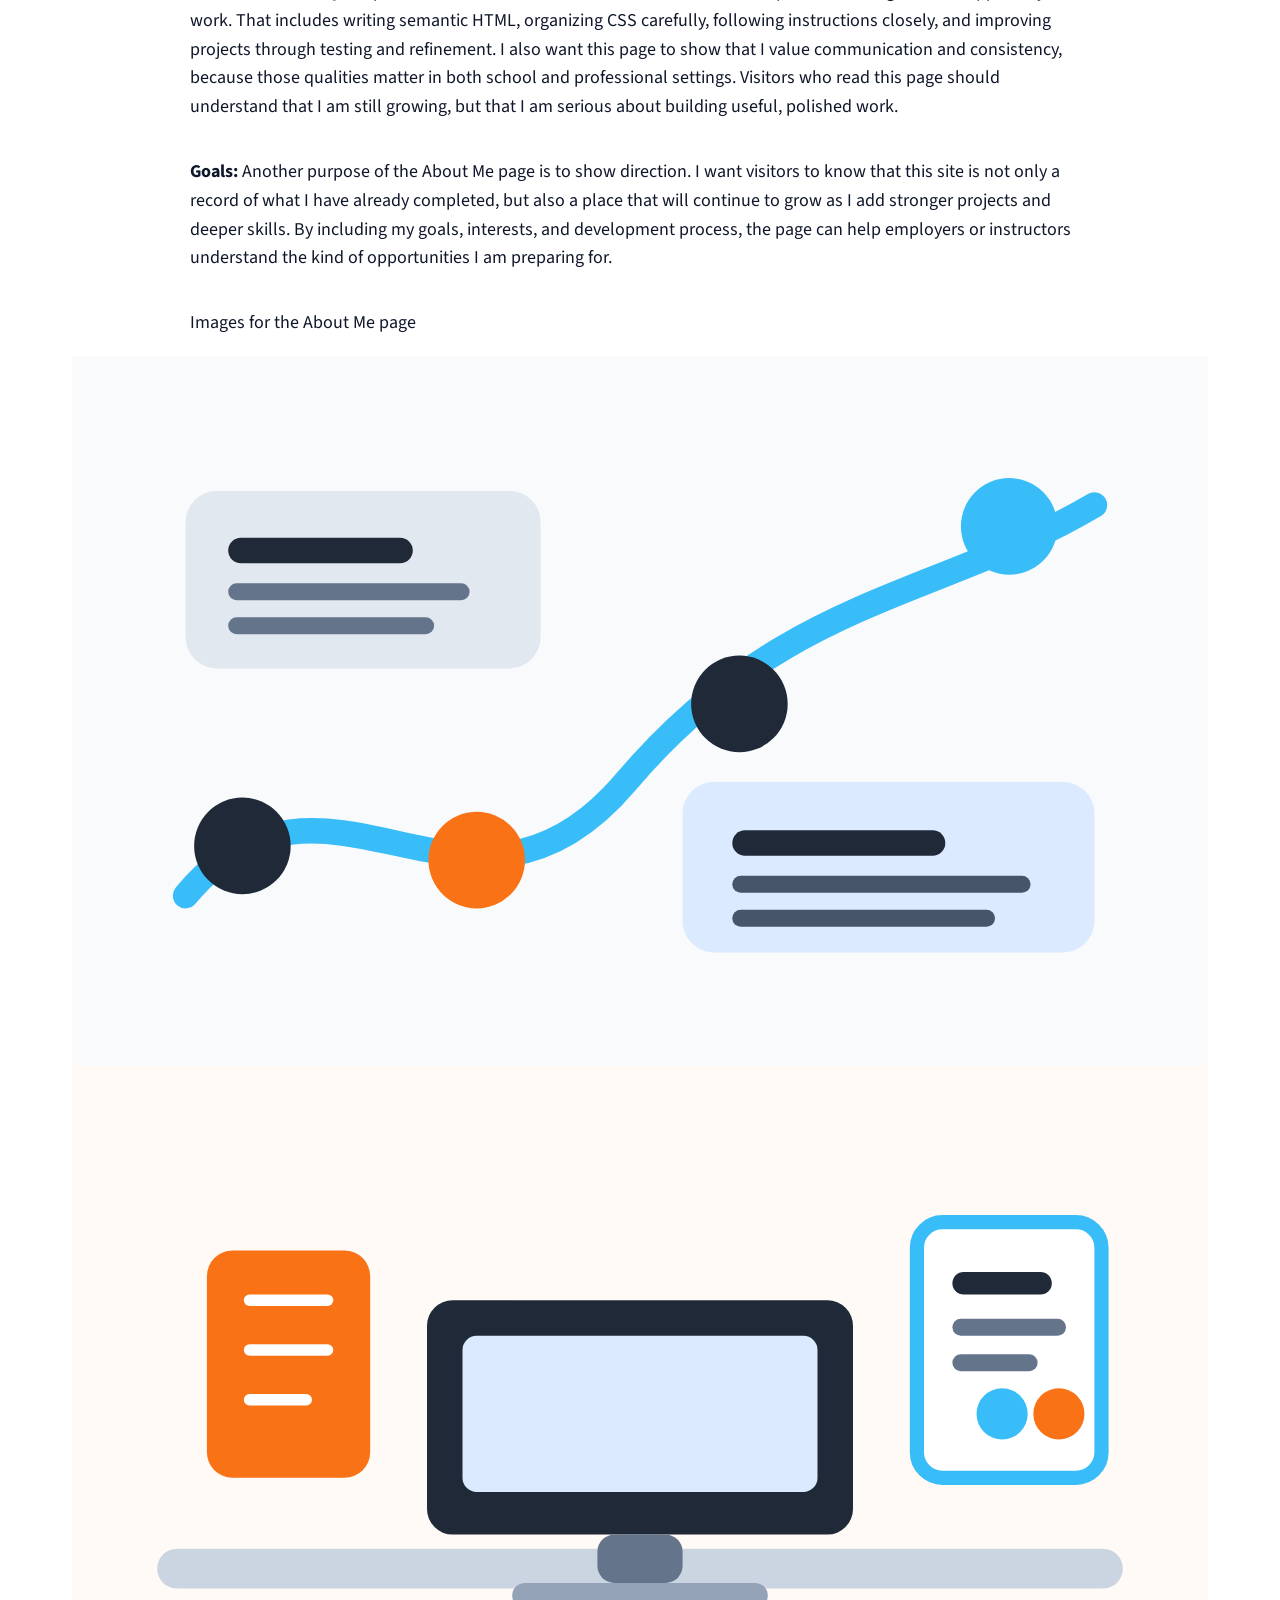
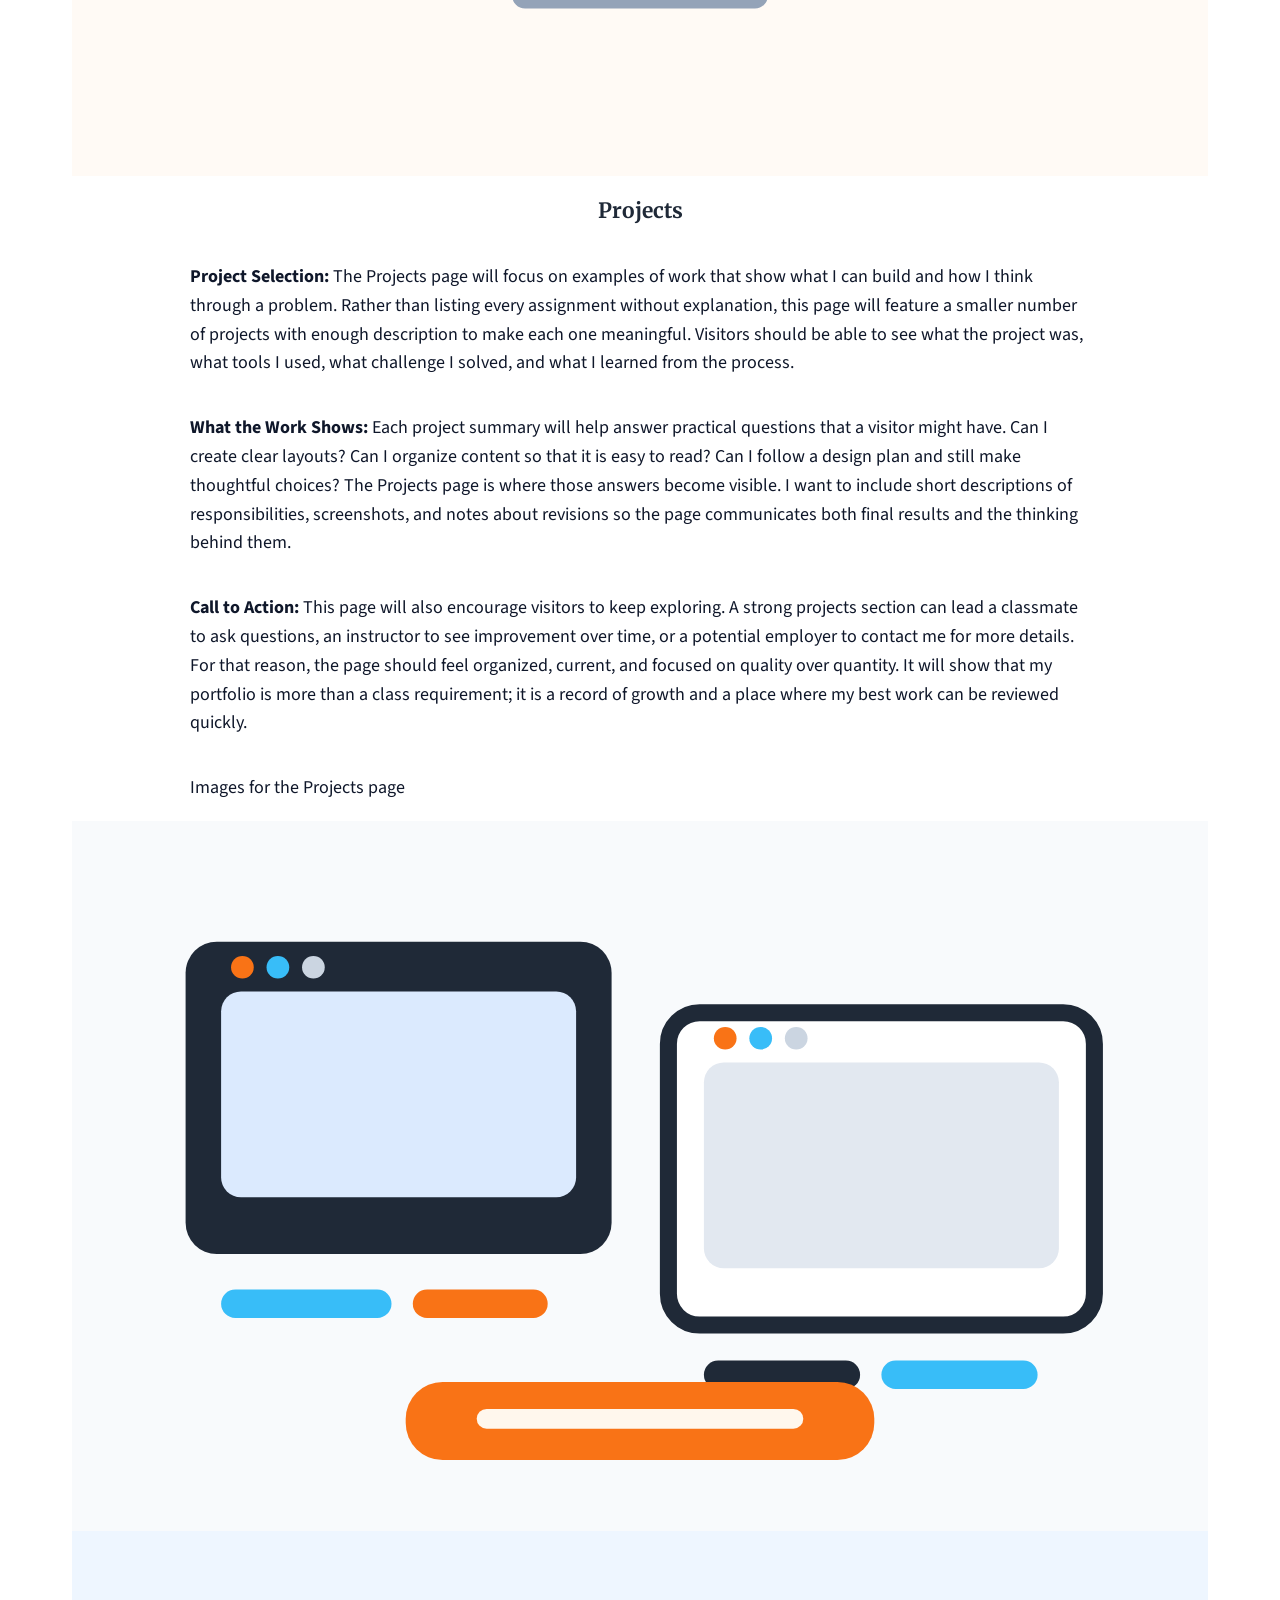
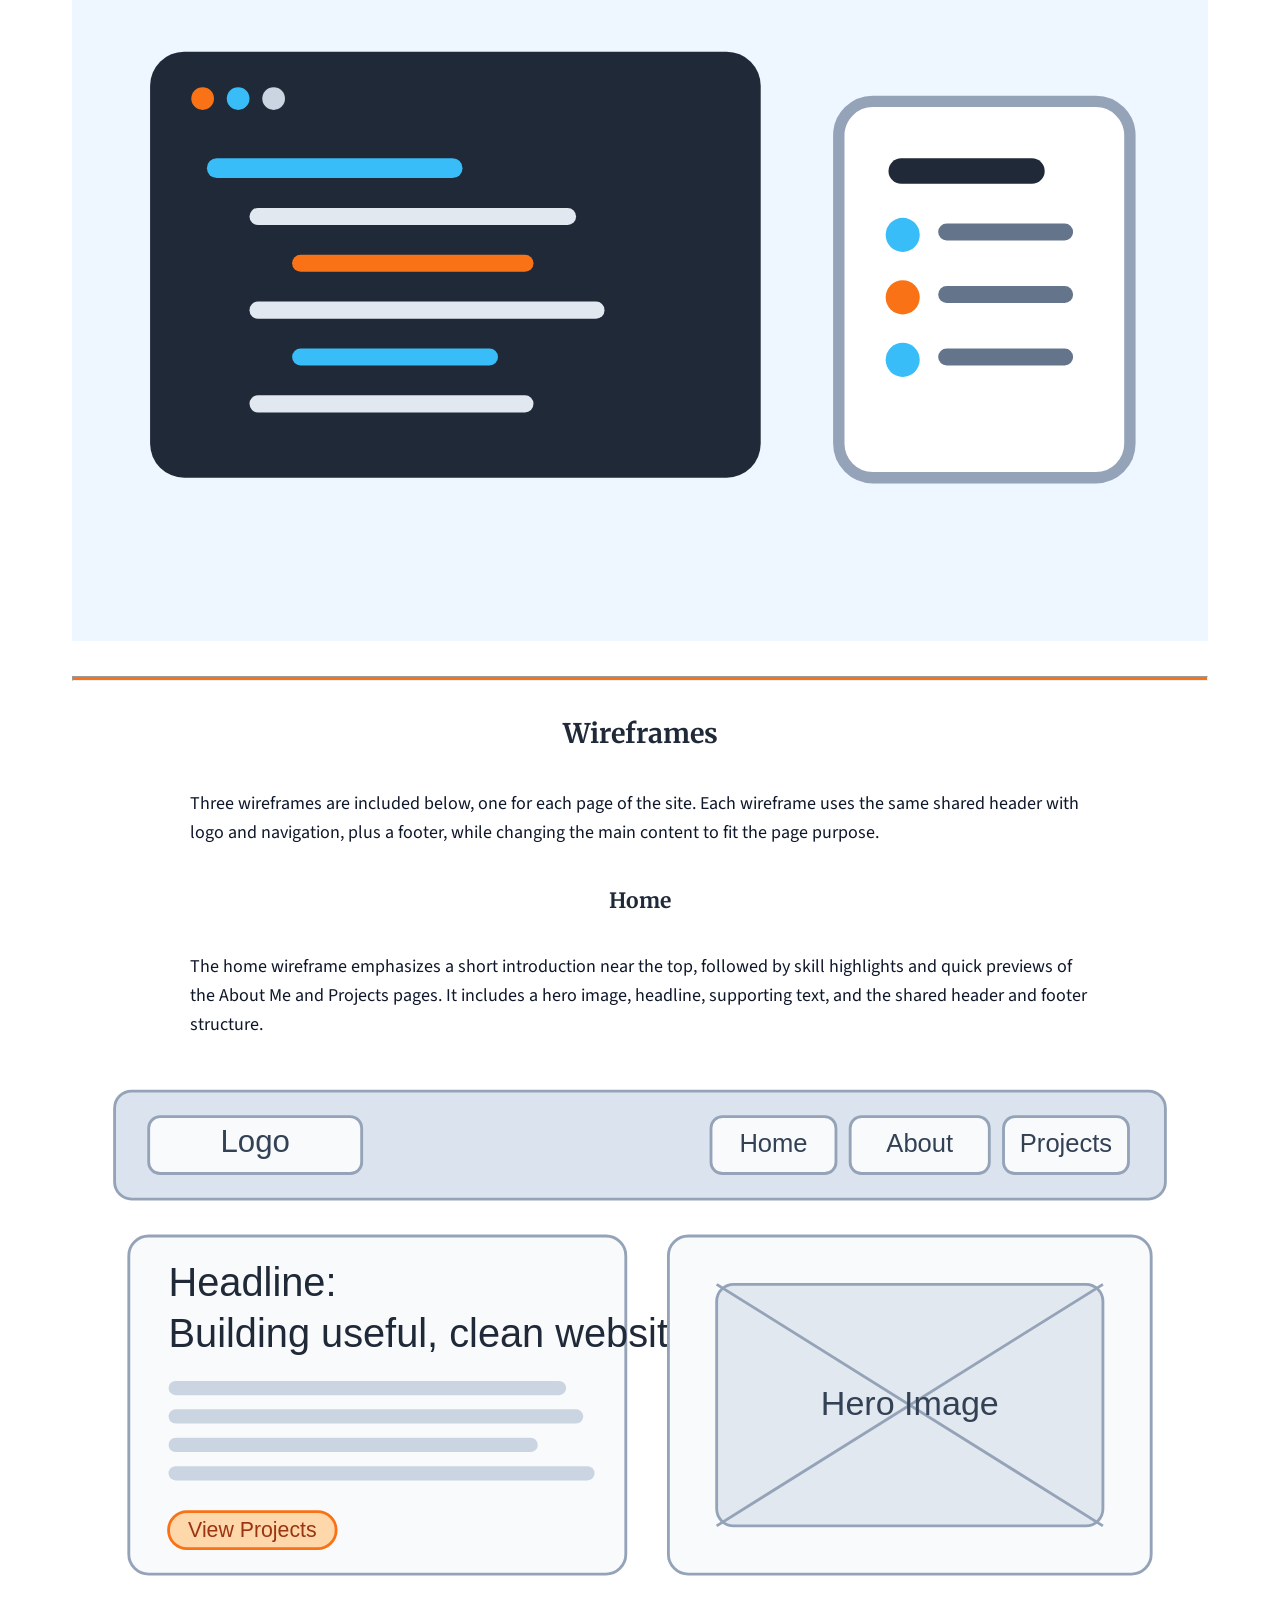
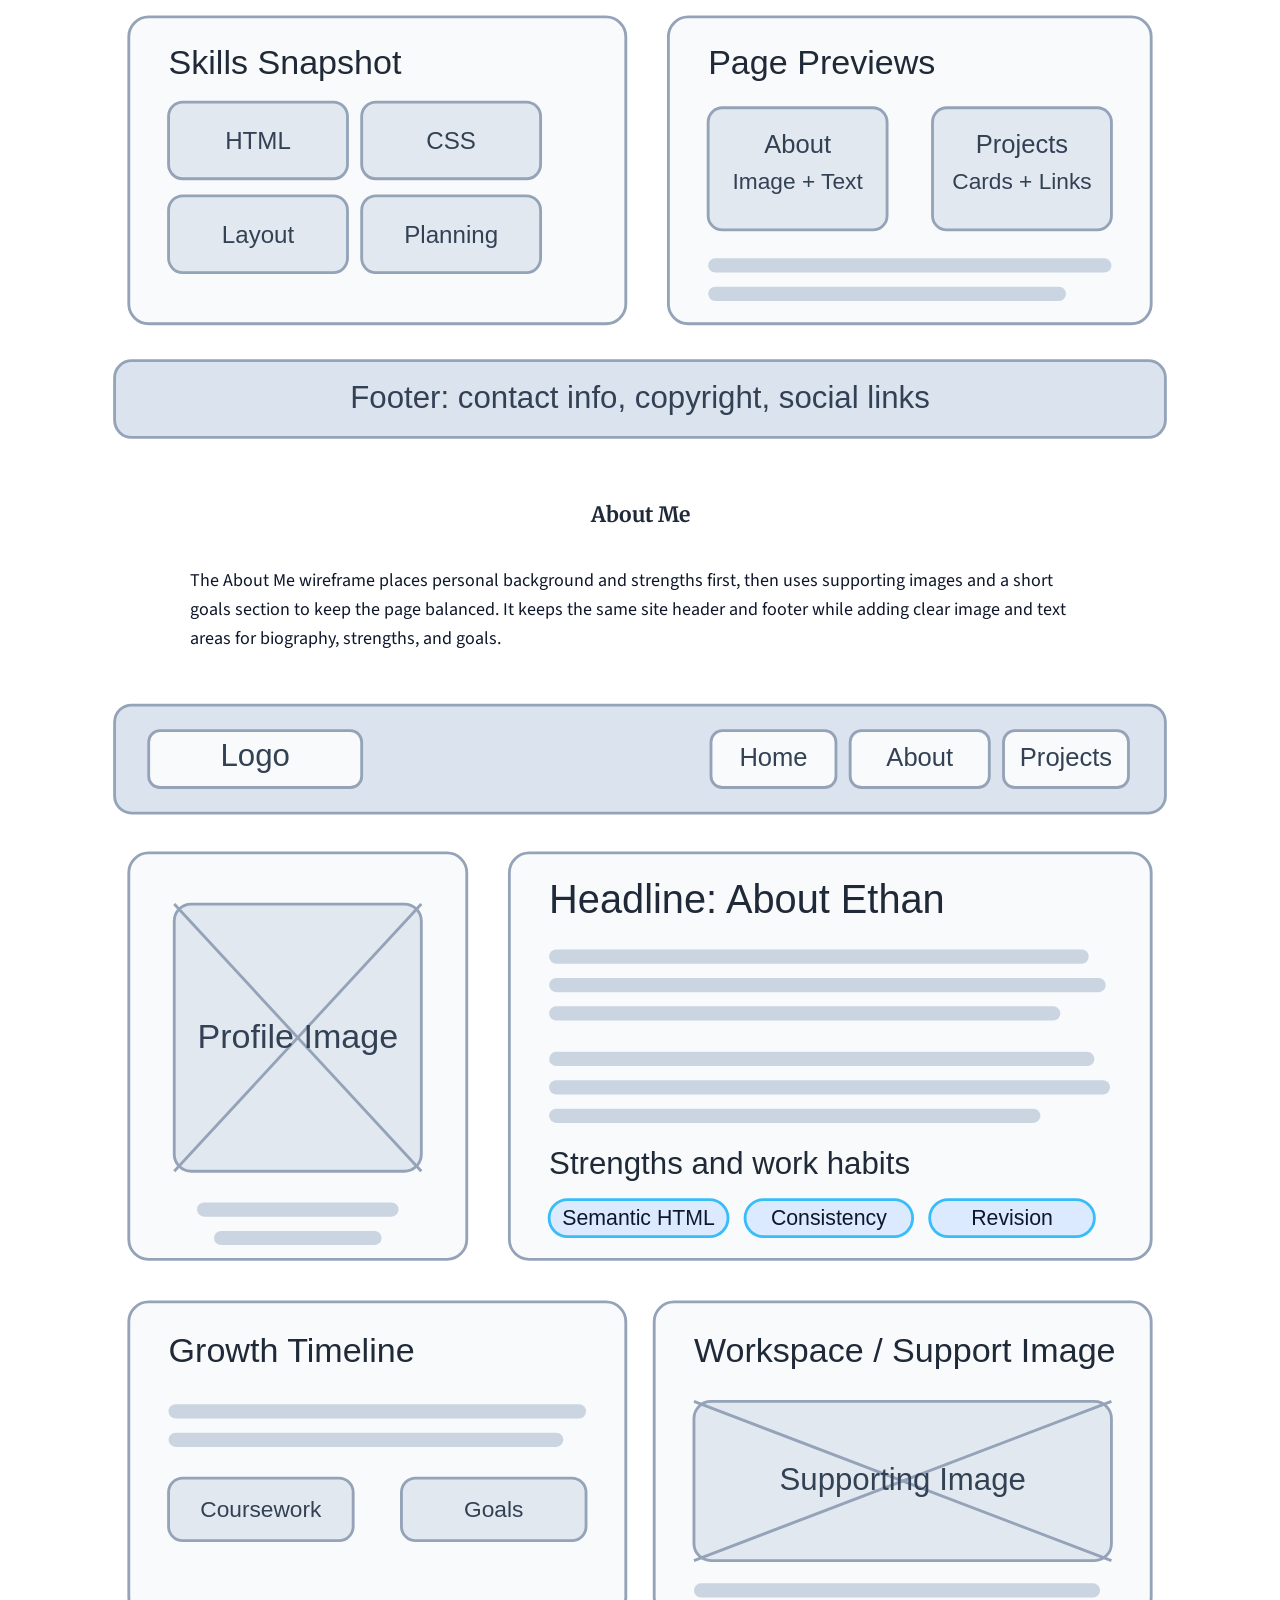
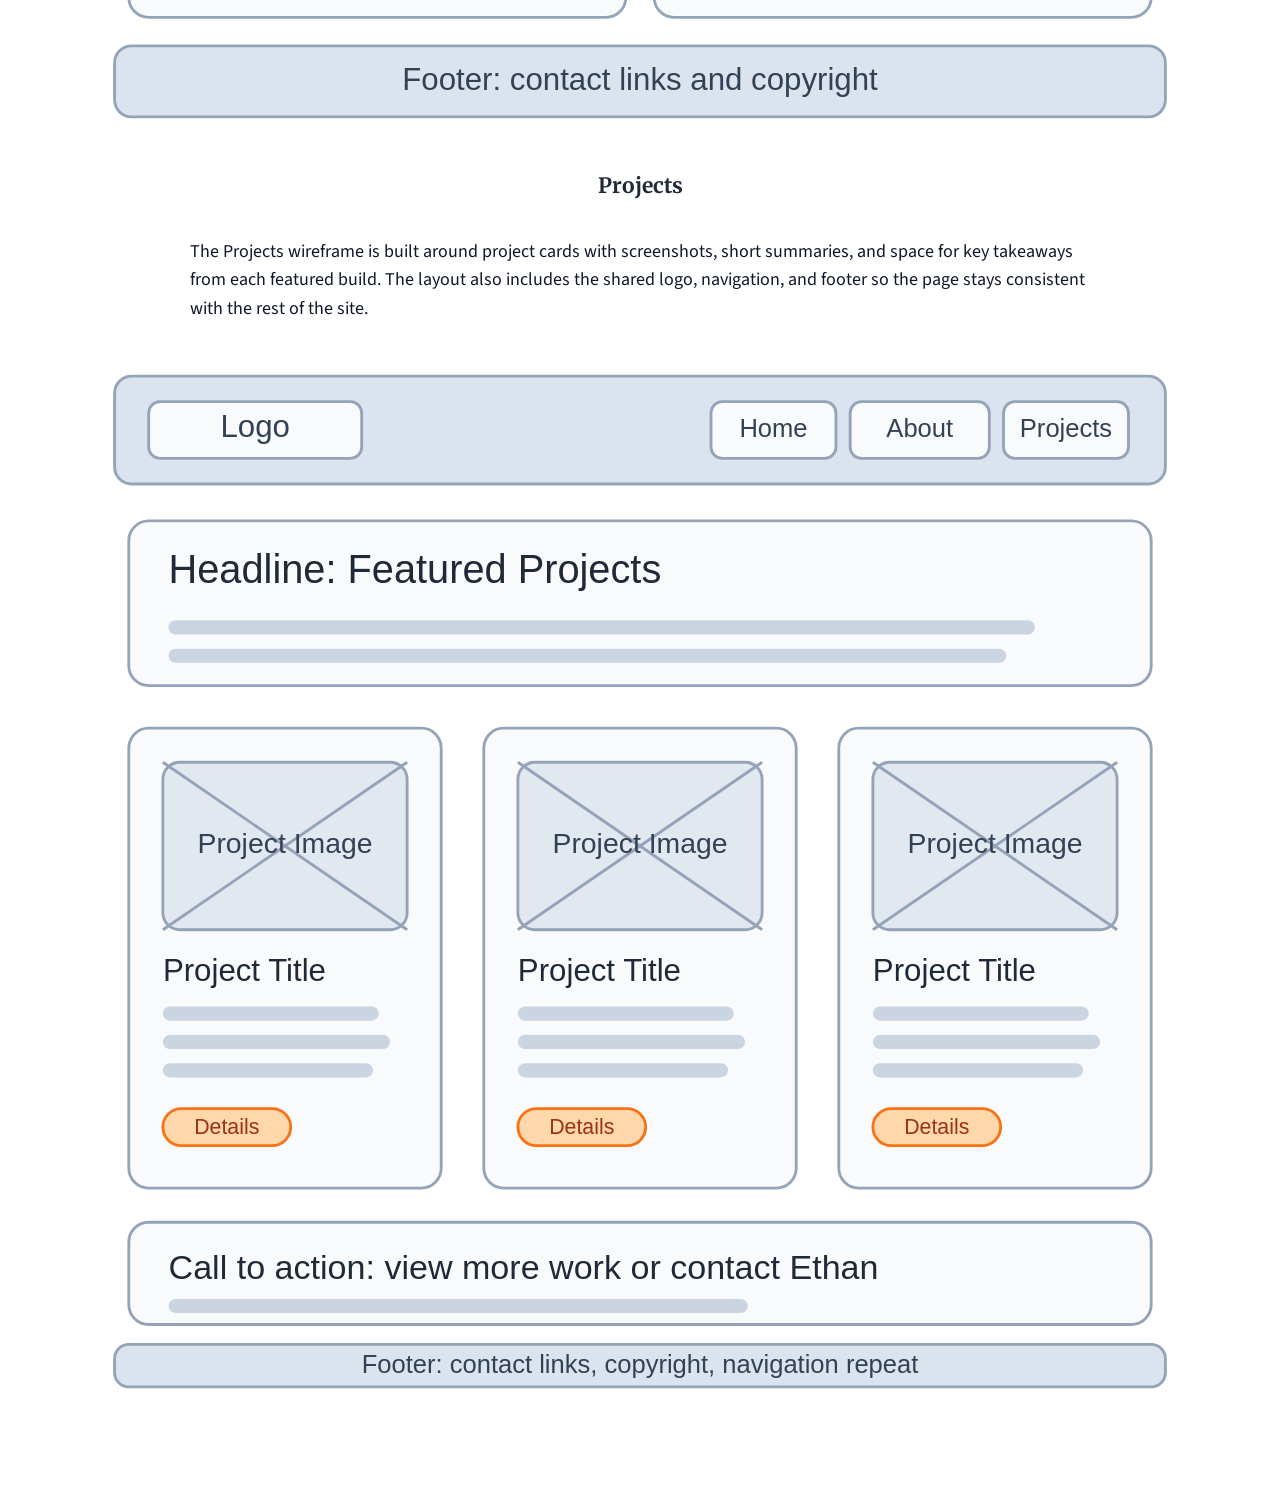
<file: wwr/siteplan.html>
<!DOCTYPE html>
<html lang="en-us">

<head>
    <meta charset="utf-8">
    <title>Ethan Portfolio Site Plan</title>
    <link type="text/css" rel="stylesheet" href="siteplan.css">
</head>

<body>
    <header>
        <h1>Ethan Portfolio Site Plan</h1>
        <h2>Ethan James</h2>
        <h2>WDD 130-11</h2>
        <!-- In the header above, add the name or your site, your name and class number. For example if you are in section 3 you would put WDD 130.03 -->
    </header>
    <main>

        <!-- ------------------------Steps 2-3------------------------------ -->
        <hr>
        <h2>Overview</h2>
        <h3>Purpose</h3>
        <p>The purpose of this site is to present Ethan James's portfolio, highlight web development skills, and
            showcase completed projects in one clear, professional place.</p>


        <h3>Audience</h3>
        <p>The target audience includes potential employers, internship coordinators, instructors, and classmates who
            want to review Ethan's growth, technical skills, and project work.</p>

        <hr>
        <h2>Branding</h2>
        <h3>Website Logo</h3>
        <!-- Replace this with some sort of logo for your site.  A logo can be as simple as the name of your site in a nice font :) -->
        <img src="images/ethan-portfolio-logo.svg" alt="Ethan Portfolio logo">
        <hr>
        <h2>
            Style Guide
        </h2>

        <!-- ------------------------Steps 4-8------------------------------ -->

        <h3>
            Color Palette
        </h3>
        <!--  The colors you choose for a website are one of the most important decisions you will make. Follow the instructions on the activity in iLearn. You should have at least 2 colors but do not have to fill in all 4 if you do not need them.  -->

        <table class="colors">
            <tr>
                <th>Primary</th>
                <th>Secondary</th>
                <th>Accent 1</th>
                <th>Accent 2</th>
            </tr>
            <!-- Switch to the site-plan.css file and change your colors there. -->
            <tr>
                <td class="primary">#1F2937</td>
                <td class="secondary">#38BDF8</td>
                <td class="accent1">#F97316</td>
                <td class="accent2">#F8FAFC</td>
            </tr>
        </table>

        <!-- ------------------------Step 9------------------------------ -->

        <h3>
            Typography
        </h3>
        <!-- Choose a font for your paragraphs (body copy) and headlines. What font(s) have you chosen? Why did you choose what you did?  Make sure to review the list of web safe fonts at W3Schools.org as a starting point.  Think also about which of your colors above you might use for background and font colors. -->

        <h4>
            Heading Font: Merriweather
        </h4>
        <h4>
            Paragraph Font: Source Sans 3
        </h4>
        <h3>
            Normal paragraph example
        </h3>
        <p>
            Lorem ipsum dolor sit amet, consectetur adipiscing elit, sed do eiusmod tempor incididunt ut labore et
            dolore magna aliqua. Ut enim ad minim veniam, quis nostrud exercitation ullamco laboris nisi ut aliquip ex
            ea commodo consequat. Duis aute irure dolor in reprehenderit in voluptate velit esse cillum dolore eu fugiat
            nulla pariatur. Excepteur sint occaecat cupidatat non proident, sunt in culpa qui officia deserunt mollit
            anim id est laborum.
        </p>
        <h3>
            Colored paragraph example
        </h3>
        <p class="colored">
            Lorem ipsum dolor sit amet, consectetur adipiscing elit, sed do eiusmod tempor incididunt ut labore et
            dolore magna aliqua. Ut enim ad minim veniam, quis nostrud exercitation ullamco laboris nisi ut aliquip ex
            ea commodo consequat.
        </p>

        <!-- ------------------------Step 10------------------------------ -->

        <h3>
            Navigation
        </h3>
        <!-- Think about how you want your navigation bar to look. In the site-plan.css file change the colors to your colors to get the look you desire. -->
        <nav>
            <a href="#">Home</a>
            <a href="#">About Me</a>
            <a href="#">Projects</a>
        </nav>
        <hr>
        <h2>
            Site Map
        </h2>
        <div class="sitemap">
            <div class="sm-home">
                Home
            </div>
            <div class="sm-page2">
                About Me
            </div>
            <div class="sm-page3">
                Projects
            </div>

            <div class="top">
                &nbsp;
            </div>
            <div class="left">
                &nbsp;
            </div>
            <div class="right">
                &nbsp;
            </div>

        </div>

        <!-- --------Content Section -------------- -->
        <hr>
        <h2>
            Content
        </h2>
        <h3>Home page</h3>
        <p>
            <strong>Site Introduction:</strong> The home page of Ethan Portfolio explains what visitors can expect to
            find and why the site exists. It serves as a professional introduction for anyone who wants a quick,
            organized look at my work as a developing web designer and programmer. Instead of making a visitor search
            through class portals, file folders, or separate project links, the home page brings everything into one
            place. It introduces my focus on clean design, practical problem solving, and steady improvement as I build
            skills in HTML, CSS, layout, accessibility, and project organization.
        </p>
        <p>
            <strong>Visitor Questions:</strong> People who arrive on the site will usually want answers to a few simple
            questions right away: who is Ethan James, what kind of work does he do, and where should I click next? The
            home page will answer those questions with a short introduction, a preview of my strongest skills, and
            clear links to the About Me and Projects pages. That structure matters because my audience includes
            instructors, classmates, internship coordinators, and employers who may only spend a minute or two on the
            site before deciding whether they want to keep reading.
        </p>
        <p>
            <strong>First Impression:</strong> I want the home page to feel professional, approachable, and easy to
            scan. The text will highlight the kind of work I enjoy, the tools I am learning, and the value of seeing
            both my process and final results. A strong home page should not just say that I build websites; it should
            show that I care about communication, consistency, and thoughtful design. This page will act as the front
            door of the site and guide visitors toward the sections that fit their interests.
        </p>
        <p>Images for the Home page</p>
        <img src="images/home-intro.svg" alt="Portfolio home page concept with profile card and featured work areas">
        <img src="images/home-skills.svg" alt="Skill badges and portfolio preview cards for the home page">

        <h3>About Me</h3>
        <p>
            <strong>Background:</strong> The About Me page gives visitors a fuller picture of who I am beyond a single
            headline. It will explain my current studies, the kinds of assignments and projects that have helped me
            grow, and the habits that shape how I work. This page is important because a portfolio is stronger when it
            includes the person behind the projects. Visitors should leave this page with a sense of my reliability,
            curiosity, and willingness to learn through practice, revision, and feedback.
        </p>
        <p>
            <strong>Skills and Work Style:</strong> I plan to use this section to describe the technical and personal
            strengths that support my work. That includes writing semantic HTML, organizing CSS carefully, following
            instructions closely, and improving projects through testing and refinement. I also want this page to show
            that I value communication and consistency, because those qualities matter in both school and professional
            settings. Visitors who read this page should understand that I am still growing, but that I am serious
            about building useful, polished work.
        </p>
        <p>
            <strong>Goals:</strong> Another purpose of the About Me page is to show direction. I want visitors to know
            that this site is not only a record of what I have already completed, but also a place that will continue
            to grow as I add stronger projects and deeper skills. By including my goals, interests, and development
            process, the page can help employers or instructors understand the kind of opportunities I am preparing
            for.
        </p>
        <p>Images for the About Me page</p>
        <img src="images/about-growth.svg" alt="Illustration showing a learning path with design and coding milestones">
        <img src="images/about-workspace.svg" alt="Illustration of a student workspace with notes, laptop, and planning board">

        <h3>Projects</h3>
        <p>
            <strong>Project Selection:</strong> The Projects page will focus on examples of work that show what I can
            build and how I think through a problem. Rather than listing every assignment without explanation, this
            page will feature a smaller number of projects with enough description to make each one meaningful.
            Visitors should be able to see what the project was, what tools I used, what challenge I solved, and what
            I learned from the process.
        </p>
        <p>
            <strong>What the Work Shows:</strong> Each project summary will help answer practical questions that a
            visitor might have. Can I create clear layouts? Can I organize content so that it is easy to read? Can I
            follow a design plan and still make thoughtful choices? The Projects page is where those answers become
            visible. I want to include short descriptions of responsibilities, screenshots, and notes about revisions
            so the page communicates both final results and the thinking behind them.
        </p>
        <p>
            <strong>Call to Action:</strong> This page will also encourage visitors to keep exploring. A strong
            projects section can lead a classmate to ask questions, an instructor to see improvement over time, or a
            potential employer to contact me for more details. For that reason, the page should feel organized,
            current, and focused on quality over quantity. It will show that my portfolio is more than a class
            requirement; it is a record of growth and a place where my best work can be reviewed quickly.
        </p>
        <p>Images for the Projects page</p>
        <img src="images/projects-showcase.svg" alt="Project showcase board with browser windows and feature tags">
        <img src="images/projects-code.svg" alt="Illustration of code review and project planning notes">

        <hr>
        <h2>
            Wireframes
        </h2>
        <p>
            Three wireframes are included below, one for each page of the site. Each wireframe uses the same shared
            header with logo and navigation, plus a footer, while changing the main content to fit the page purpose.
        </p>

        <h3>Home</h3>
        <p>
            The home wireframe emphasizes a short introduction near the top, followed by skill highlights and quick
            previews of the About Me and Projects pages. It includes a hero image, headline, supporting text, and the
            shared header and footer structure.
        </p>
        <img src="images/wireframe-home.svg" alt="Wireframe for the home page">

        <h3>About Me</h3>
        <p>
            The About Me wireframe places personal background and strengths first, then uses supporting images and a
            short goals section to keep the page balanced. It keeps the same site header and footer while adding clear
            image and text areas for biography, strengths, and goals.
        </p>
        <img src="images/wireframe-about.svg" alt="Wireframe for the About Me page">

        <h3>Projects</h3>
        <p>
            The Projects wireframe is built around project cards with screenshots, short summaries, and space for key
            takeaways from each featured build. The layout also includes the shared logo, navigation, and footer so
            the page stays consistent with the rest of the site.
        </p>
        <img src="images/wireframe-projects.svg" alt="Wireframe for the Projects page">
    </main>
</body>

</html>
</file>
<file: styles/style.css>
@import url("https://fonts.googleapis.com/css2?family=Merriweather:wght@700&family=Source+Sans+3:wght@400;600;700&display=swap");

:root {
    --primary-color: #1f2937;
    --secondary-color: #38bdf8;
    --accent1-color: #f97316;
    --accent2-color: #f8fafc;
    --paper-color: #fcfbf7;
    --paper-tint: #eef7ff;
    --text-color: #122033;
    --muted-color: #475569;
    --line-color: #cbd5e1;
    --heading-font: "Merriweather", Georgia, serif;
    --body-font: "Source Sans 3", Arial, sans-serif;
    --accent-font: "Source Sans 3", Arial, sans-serif;
}

* {
    box-sizing: border-box;
}

html {
    scroll-behavior: smooth;
}

body {
    margin: 0;
    font-family: var(--body-font);
    color: var(--text-color);
    background-color: #f5f1ea;
    background-image:
        linear-gradient(180deg, rgba(255, 255, 255, 0.8), rgba(255, 255, 255, 0.84)),
        radial-gradient(circle at top left, rgba(56, 189, 248, 0.2), transparent 26%),
        linear-gradient(135deg, rgba(249, 115, 22, 0.09), transparent 45%),
        repeating-linear-gradient(0deg, transparent, transparent 31px, rgba(15, 23, 42, 0.035) 31px, rgba(15, 23, 42, 0.035) 32px);
}

img {
    display: block;
    max-width: 100%;
    height: auto;
}

a {
    color: inherit;
}

h1,
h2,
h3 {
    margin: 0;
    font-family: var(--heading-font);
    color: var(--primary-color);
}

p {
    margin: 0;
    line-height: 1.72;
    font-size: 1.05rem;
}

strong {
    color: var(--primary-color);
}

.skip-link {
    position: absolute;
    left: -9999px;
    top: auto;
}

.skip-link:focus {
    left: 1rem;
    top: 1rem;
    z-index: 1000;
    padding: 0.85rem 1.1rem;
    border: 2px solid #c2410c;
    border-radius: 5px;
    background: var(--accent1-color);
    color: #ffffff;
    text-decoration: none;
}

.site-shell {
    width: min(1100px, calc(100% - 2rem));
    margin: 0 auto;
    padding: 1.25rem 0 2.75rem;
}

.site-header {
    display: grid;
    grid-template-columns: minmax(0, 1fr) auto;
    gap: 1rem 1.5rem;
    align-items: center;
    padding: 1.2rem 1.5rem;
    border: 2px solid var(--line-color);
    border-radius: 5px;
    background: rgba(252, 251, 247, 0.95);
}

.brand {
    display: inline-flex;
    align-items: center;
    gap: 0.95rem;
    text-decoration: none;
}

.brand img {
    width: 78px;
}

.brand-text {
    display: grid;
    gap: 0.15rem;
}

.brand-title {
    font-family: var(--heading-font);
    font-size: 1.25rem;
}

.brand-subtitle {
    color: var(--muted-color);
    font-family: var(--accent-font);
    font-size: 0.8rem;
    letter-spacing: 0.08em;
    text-transform: uppercase;
}

.site-nav {
    display: flex;
    flex-wrap: wrap;
    justify-content: flex-end;
    gap: 0.9rem 1.25rem;
}

.site-nav a {
    padding: 0.2rem 0;
    border-bottom: 2px solid transparent;
    text-decoration: none;
    font-family: var(--accent-font);
    font-size: 0.92rem;
    font-weight: 600;
    letter-spacing: 0.08em;
    text-transform: uppercase;
    transition: color 0.2s ease, border-color 0.2s ease;
}

.site-nav a:hover,
.site-nav a:focus-visible,
.site-nav a.active {
    color: #9a3412;
    border-color: var(--accent1-color);
}

main {
    display: grid;
    gap: 1.75rem;
    padding: 1.8rem 0 0;
}

.home-page {
    grid-template-columns: repeat(2, minmax(0, 1fr));
    grid-template-areas:
        "hero hero"
        "skills previews";
    align-items: start;
}

.panel,
.hero,
.site-footer {
    border: 2px solid var(--line-color);
    border-radius: 5px;
}

.panel {
    padding: clamp(1.3rem, 2.6vw, 2.1rem);
    background: rgba(252, 251, 247, 0.93);
}

.hero {
    position: relative;
    display: grid;
    grid-template-columns: minmax(0, 1.15fr) minmax(0, 0.85fr);
    gap: 1.5rem;
    align-items: center;
    min-height: clamp(420px, 52vw, 520px);
    overflow: hidden;
    padding: clamp(1.6rem, 3vw, 2.6rem);
    background: linear-gradient(135deg, rgba(252, 251, 247, 0.98), rgba(224, 242, 254, 0.92));
}

.home-page .hero {
    grid-area: hero;
}

.hero::after {
    content: "";
    position: absolute;
    top: -58px;
    right: -34px;
    width: 180px;
    height: 180px;
    border-radius: 5px;
    background: rgba(249, 115, 22, 0.09);
    transform: rotate(18deg);
}

.hero h1,
.page-banner h1 {
    color: var(--text-color);
}

.hero p,
.page-banner p {
    color: var(--text-color);
}

.eyebrow {
    display: inline-block;
    margin-bottom: 0.75rem;
    padding: 0.38rem 0.72rem;
    border: 1px solid #fdba74;
    border-radius: 5px;
    background: #fff7ed;
    color: #9a3412;
    font-family: var(--accent-font);
    font-size: 0.8rem;
    font-weight: 600;
    letter-spacing: 0.08em;
    text-transform: uppercase;
}

.hero-copy,
.text-stack,
.project-body {
    display: grid;
    gap: 1rem;
}

.hero-copy {
    position: relative;
    z-index: 1;
    align-content: center;
}

.hero-copy h1 {
    max-width: 12ch;
    font-size: clamp(2.2rem, 5vw, 4rem);
    line-height: 1.08;
}

.hero-copy p {
    max-width: 62ch;
    font-size: 1.08rem;
}

.hero-lead {
    font-size: 1.12rem;
}

.button-row {
    display: flex;
    flex-wrap: wrap;
    gap: 0.85rem;
    margin-top: 0.5rem;
}

.button-link {
    display: inline-flex;
    align-items: center;
    justify-content: center;
    padding: 0.85rem 1.2rem;
    border: 1px solid var(--line-color);
    border-radius: 5px;
    text-decoration: none;
    font-weight: 700;
    transition: transform 0.2s ease, border-color 0.2s ease;
}

.button-link:hover,
.button-link:focus-visible {
    transform: translate(-1px, -1px);
}

.button-link.primary {
    border-color: #c2410c;
    background: var(--accent1-color);
    color: #ffffff;
}

.button-link.secondary {
    border-color: var(--primary-color);
    background: var(--primary-color);
    color: #ffffff;
}

.button-link.ghost {
    background: transparent;
    color: var(--primary-color);
}

.image-frame {
    position: relative;
    z-index: 1;
    padding: 0.8rem;
    border: 2px solid var(--line-color);
    border-radius: 5px;
    background: #ffffff;
}

.image-frame img {
    width: 100%;
    border-radius: 5px;
}

.profile-photo-card img {
    aspect-ratio: 1 / 1;
    object-fit: cover;
}

.home-page .hero .image-frame {
    max-width: 420px;
    justify-self: end;
}

.section-title {
    position: relative;
    margin-bottom: 0.9rem;
    padding-bottom: 0.5rem;
    font-size: clamp(1.55rem, 2vw, 2rem);
}

.section-title::after {
    content: "";
    position: absolute;
    left: 0;
    bottom: 0;
    width: 72px;
    height: 4px;
    border-radius: 5px;
    background: linear-gradient(90deg, var(--accent1-color), #fdba74);
}

.section-lead {
    margin-bottom: 1.25rem;
    color: var(--muted-color);
}

.split-grid {
    display: grid;
    grid-template-columns: repeat(2, minmax(0, 1fr));
    gap: 1.5rem;
}

.stack {
    display: grid;
    gap: 1.2rem;
}

.skills-block {
    display: grid;
    gap: 1.25rem;
}

.skill-list,
.tag-list,
.timeline {
    margin: 0;
    padding: 0;
    list-style: none;
}

.skill-list {
    display: grid;
    grid-template-columns: repeat(2, minmax(0, 1fr));
    gap: 0.85rem;
}

.skill-list li {
    display: grid;
    gap: 0.45rem;
    align-content: start;
    min-height: 138px;
    padding: 1rem;
    border: 1px solid #fdba74;
    border-radius: 5px;
    background: #ffffff;
    box-shadow: 0 10px 25px rgba(15, 23, 42, 0.05);
}

.skill-name {
    color: var(--primary-color);
    font-family: var(--accent-font);
    font-size: 0.95rem;
    font-weight: 600;
    letter-spacing: 0.08em;
    text-transform: uppercase;
}

.skill-detail {
    color: var(--muted-color);
    font-size: 1rem;
    font-weight: 600;
    line-height: 1.55;
}

.preview-grid {
    display: grid;
    grid-template-columns: repeat(2, minmax(0, 1fr));
    gap: 1rem;
}

.preview-card {
    display: grid;
    grid-template-rows: auto 1fr auto;
    gap: 0.8rem;
    padding: 1.15rem;
    border: 2px solid var(--line-color);
    border-radius: 5px;
    background: #ffffff;
}

.preview-card p {
    color: var(--muted-color);
}

.preview-card .button-link {
    justify-self: start;
}

#skills-snapshot {
    grid-area: skills;
}

#page-previews {
    grid-area: previews;
}

.home-card {
    position: relative;
    overflow: hidden;
}

.home-card::before {
    content: "";
    position: absolute;
    top: 0;
    left: 0;
    right: 0;
    height: 8px;
    background: linear-gradient(90deg, var(--secondary-color), var(--accent1-color));
}

.preview-card h3,
.project-card h2,
.project-card h3 {
    font-size: 1.25rem;
}

.page-banner {
    background: linear-gradient(135deg, rgba(255, 247, 237, 0.97), rgba(224, 242, 254, 0.93));
}

.page-banner .eyebrow {
    border-color: rgba(56, 189, 248, 0.55);
    background: #eff6ff;
    color: #075985;
}

.about-layout {
    display: grid;
    grid-template-columns: minmax(220px, 0.7fr) minmax(0, 1.3fr);
    gap: 1.5rem;
    align-items: start;
}

.about-profile-card {
    display: grid;
    gap: 0.8rem;
    align-content: start;
}

.profile-name {
    font-family: var(--heading-font);
    font-size: 1.2rem;
    font-weight: 700;
    text-align: center;
}

.profile-note {
    color: var(--muted-color);
    text-align: center;
}

.tag-list {
    display: flex;
    flex-wrap: wrap;
    gap: 0.75rem;
}

.tag-list li {
    padding: 0.6rem 0.95rem;
    border: 1px solid rgba(56, 189, 248, 0.75);
    border-radius: 5px;
    background: #ffffff;
    font-weight: 700;
}

.timeline {
    display: grid;
    gap: 0.9rem;
}

.timeline li {
    padding: 1rem;
    border: 2px solid var(--line-color);
    border-radius: 5px;
    background: #ffffff;
}

.timeline strong {
    display: block;
    margin-bottom: 0.35rem;
    font-family: var(--heading-font);
}

.mini-card-grid {
    display: grid;
    grid-template-columns: repeat(2, minmax(0, 1fr));
    gap: 1rem;
}

.mini-card {
    padding: 1rem;
    border: 2px solid var(--line-color);
    border-radius: 5px;
    background: #ffffff;
}

.mini-card h3 {
    margin-bottom: 0.35rem;
}

.projects-grid {
    display: grid;
    grid-template-columns: repeat(3, minmax(0, 1fr));
    gap: 1.35rem;
}

.project-card {
    display: grid;
    grid-template-rows: auto 1fr;
    overflow: hidden;
    border: 2px solid var(--line-color);
    border-radius: 5px;
    background: #ffffff;
}

.project-card img {
    width: 100%;
    padding: 0.9rem;
    background: linear-gradient(180deg, #fff7ed, #ffffff);
}

.project-body {
    padding: 0 1.15rem 1.25rem;
}

.project-meta {
    display: flex;
    flex-wrap: wrap;
    gap: 0.5rem;
}

.project-meta span {
    padding: 0.35rem 0.7rem;
    border: 1px solid rgba(56, 189, 248, 0.6);
    border-radius: 5px;
    background: #eff6ff;
    color: #075985;
    font-size: 0.9rem;
    font-weight: 700;
}

.cta-panel {
    display: grid;
    gap: 1rem;
    border-left: 12px solid var(--accent1-color);
}

.site-footer {
    display: grid;
    gap: 0.85rem;
    padding: 1.5rem 1.75rem;
    background: rgba(18, 32, 51, 0.97);
    color: #ffffff;
}

.site-footer p {
    color: rgba(255, 255, 255, 0.92);
}

.footer-links {
    display: flex;
    flex-wrap: wrap;
    gap: 0.75rem 1rem;
}

.footer-links a {
    color: #7dd3fc;
    font-family: var(--accent-font);
    font-size: 0.9rem;
    font-weight: 600;
    letter-spacing: 0.06em;
    text-decoration: none;
    text-transform: uppercase;
}

.footer-links a:hover,
.footer-links a:focus-visible {
    color: #fdba74;
}

@media (min-width: 921px) {
    .project-card:nth-child(2) {
        transform: translateY(1rem);
    }
}

@media (max-width: 920px) {
    .home-page {
        grid-template-columns: 1fr;
        grid-template-areas:
            "hero"
            "skills"
            "previews";
    }

    .site-header,
    .hero,
    .split-grid,
    .about-layout,
    .projects-grid {
        grid-template-columns: 1fr;
    }

    .site-nav {
        justify-content: flex-start;
    }

    .home-page .hero .image-frame {
        max-width: none;
        justify-self: start;
    }
}

@media (max-width: 640px) {
    .site-shell {
        width: min(100% - 1rem, 1100px);
    }

    .site-header {
        padding: 1rem;
    }

    .site-nav {
        width: 100%;
        gap: 0.7rem 1rem;
    }

    .button-row {
        flex-direction: column;
        align-items: flex-start;
    }

    .skill-list,
    .preview-grid,
    .mini-card-grid {
        grid-template-columns: 1fr;
    }
}
</file>
<file: wwr/styles/style.css>
@import url("https://fonts.googleapis.com/css2?family=IBM+Plex+Mono:wght@500;600&family=Merriweather:wght@700&family=Source+Sans+3:wght@400;600;700&display=swap");

:root {
    --primary-color: #1f2937;
    --secondary-color: #38bdf8;
    --accent1-color: #f97316;
    --accent2-color: #f8fafc;
    --paper-color: #fcfbf7;
    --paper-tint: #eef7ff;
    --text-color: #122033;
    --muted-color: #475569;
    --line-color: #cbd5e1;
    --heading-font: "Merriweather", Georgia, serif;
    --body-font: "Source Sans 3", Arial, sans-serif;
    --accent-font: "IBM Plex Mono", "Courier New", monospace;
}

* {
    box-sizing: border-box;
}

html {
    scroll-behavior: smooth;
}

body {
    margin: 0;
    font-family: var(--body-font);
    color: var(--text-color);
    background-color: #f5f1ea;
    background-image:
        linear-gradient(180deg, rgba(255, 255, 255, 0.8), rgba(255, 255, 255, 0.84)),
        radial-gradient(circle at top left, rgba(56, 189, 248, 0.2), transparent 26%),
        linear-gradient(135deg, rgba(249, 115, 22, 0.09), transparent 45%),
        repeating-linear-gradient(0deg, transparent, transparent 31px, rgba(15, 23, 42, 0.035) 31px, rgba(15, 23, 42, 0.035) 32px);
}

img {
    display: block;
    max-width: 100%;
    height: auto;
}

a {
    color: inherit;
}

h1,
h2,
h3 {
    margin: 0;
    font-family: var(--heading-font);
    color: var(--primary-color);
}

p {
    margin: 0;
    line-height: 1.72;
    font-size: 1.05rem;
}

strong {
    color: var(--primary-color);
}

.skip-link {
    position: absolute;
    left: -9999px;
    top: auto;
}

.skip-link:focus {
    left: 1rem;
    top: 1rem;
    z-index: 1000;
    padding: 0.85rem 1.1rem;
    border: 2px solid #c2410c;
    border-radius: 5px;
    background: var(--accent1-color);
    color: #ffffff;
    text-decoration: none;
}

.site-shell {
    width: min(1100px, calc(100% - 2rem));
    margin: 0 auto;
    padding: 1.25rem 0 2.75rem;
}

.site-header {
    display: grid;
    grid-template-columns: minmax(0, 1fr) auto;
    gap: 1rem 1.5rem;
    align-items: center;
    padding: 1.2rem 1.5rem;
    border: 2px solid var(--line-color);
    border-radius: 5px;
    background: rgba(252, 251, 247, 0.95);
}

.brand {
    display: inline-flex;
    align-items: center;
    gap: 0.95rem;
    text-decoration: none;
}

.brand img {
    width: 78px;
}

.brand-text {
    display: grid;
    gap: 0.15rem;
}

.brand-title {
    font-family: var(--heading-font);
    font-size: 1.25rem;
}

.brand-subtitle {
    color: var(--muted-color);
    font-family: var(--accent-font);
    font-size: 0.8rem;
    letter-spacing: 0.08em;
    text-transform: uppercase;
}

.site-nav {
    display: flex;
    flex-wrap: wrap;
    justify-content: flex-end;
    gap: 0.9rem 1.25rem;
}

.site-nav a {
    padding: 0.2rem 0;
    border-bottom: 2px solid transparent;
    text-decoration: none;
    font-family: var(--accent-font);
    font-size: 0.92rem;
    font-weight: 600;
    letter-spacing: 0.08em;
    text-transform: uppercase;
    transition: color 0.2s ease, border-color 0.2s ease;
}

.site-nav a:hover,
.site-nav a:focus-visible,
.site-nav a.active {
    color: #9a3412;
    border-color: var(--accent1-color);
}

main {
    display: grid;
    gap: 1.75rem;
    padding: 1.8rem 0 0;
}

.home-page {
    grid-template-columns: repeat(2, minmax(0, 1fr));
    grid-template-areas:
        "hero hero"
        "skills previews";
    align-items: start;
}

.panel,
.hero,
.site-footer {
    border: 2px solid var(--line-color);
    border-radius: 5px;
}

.panel {
    padding: clamp(1.3rem, 2.6vw, 2.1rem);
    background: rgba(252, 251, 247, 0.93);
}

.hero {
    position: relative;
    display: grid;
    grid-template-columns: minmax(0, 1.15fr) minmax(0, 0.85fr);
    gap: 1.5rem;
    align-items: center;
    min-height: clamp(420px, 52vw, 520px);
    overflow: hidden;
    padding: clamp(1.6rem, 3vw, 2.6rem);
    background: linear-gradient(135deg, rgba(252, 251, 247, 0.98), rgba(224, 242, 254, 0.92));
}

.home-page .hero {
    grid-area: hero;
}

.hero::after {
    content: "";
    position: absolute;
    top: -58px;
    right: -34px;
    width: 180px;
    height: 180px;
    border-radius: 5px;
    background: rgba(249, 115, 22, 0.09);
    transform: rotate(18deg);
}

.hero h1,
.page-banner h1 {
    color: var(--text-color);
}

.hero p,
.page-banner p {
    color: var(--text-color);
}

.eyebrow {
    display: inline-block;
    margin-bottom: 0.75rem;
    padding: 0.38rem 0.72rem;
    border: 1px solid #fdba74;
    border-radius: 5px;
    background: #fff7ed;
    color: #9a3412;
    font-family: var(--accent-font);
    font-size: 0.8rem;
    font-weight: 600;
    letter-spacing: 0.08em;
    text-transform: uppercase;
}

.hero-copy,
.text-stack,
.project-body {
    display: grid;
    gap: 1rem;
}

.hero-copy {
    position: relative;
    z-index: 1;
    align-content: center;
}

.hero-copy h1 {
    max-width: 12ch;
    font-size: clamp(2.2rem, 5vw, 4rem);
    line-height: 1.08;
}

.hero-copy p {
    max-width: 62ch;
    font-size: 1.08rem;
}

.hero-lead {
    font-size: 1.12rem;
}

.button-row {
    display: flex;
    flex-wrap: wrap;
    gap: 0.85rem;
    margin-top: 0.5rem;
}

.button-link {
    display: inline-flex;
    align-items: center;
    justify-content: center;
    padding: 0.85rem 1.2rem;
    border: 1px solid var(--line-color);
    border-radius: 5px;
    text-decoration: none;
    font-weight: 700;
    transition: transform 0.2s ease, border-color 0.2s ease;
}

.button-link:hover,
.button-link:focus-visible {
    transform: translate(-1px, -1px);
}

.button-link.primary {
    border-color: #c2410c;
    background: var(--accent1-color);
    color: #ffffff;
}

.button-link.secondary {
    border-color: var(--primary-color);
    background: var(--primary-color);
    color: #ffffff;
}

.button-link.ghost {
    background: transparent;
    color: var(--primary-color);
}

.image-frame {
    position: relative;
    z-index: 1;
    padding: 0.8rem;
    border: 2px solid var(--line-color);
    border-radius: 5px;
    background: #ffffff;
}

.image-frame img {
    width: 100%;
    border-radius: 5px;
}

.home-page .hero .image-frame {
    max-width: 420px;
    justify-self: end;
}

.section-title {
    position: relative;
    margin-bottom: 0.9rem;
    padding-bottom: 0.5rem;
    font-size: clamp(1.55rem, 2vw, 2rem);
}

.section-title::after {
    content: "";
    position: absolute;
    left: 0;
    bottom: 0;
    width: 72px;
    height: 4px;
    border-radius: 5px;
    background: linear-gradient(90deg, var(--accent1-color), #fdba74);
}

.section-lead {
    margin-bottom: 1.25rem;
    color: var(--muted-color);
}

.split-grid {
    display: grid;
    grid-template-columns: repeat(2, minmax(0, 1fr));
    gap: 1.5rem;
}

.stack {
    display: grid;
    gap: 1.2rem;
}

.skills-block {
    display: grid;
    gap: 1.25rem;
}

.skill-list,
.tag-list,
.timeline {
    margin: 0;
    padding: 0;
    list-style: none;
}

.skill-list {
    display: grid;
    grid-template-columns: repeat(2, minmax(0, 1fr));
    gap: 0.85rem;
}

.skill-list li {
    display: grid;
    gap: 0.45rem;
    align-content: start;
    min-height: 138px;
    padding: 1rem;
    border: 1px solid #fdba74;
    border-radius: 5px;
    background: #ffffff;
    box-shadow: 0 10px 25px rgba(15, 23, 42, 0.05);
}

.skill-name {
    color: var(--primary-color);
    font-family: var(--accent-font);
    font-size: 0.95rem;
    font-weight: 600;
    letter-spacing: 0.08em;
    text-transform: uppercase;
}

.skill-detail {
    color: var(--muted-color);
    font-size: 1rem;
    font-weight: 600;
    line-height: 1.55;
}

.preview-grid {
    display: grid;
    grid-template-columns: repeat(2, minmax(0, 1fr));
    gap: 1rem;
}

.preview-card {
    display: grid;
    grid-template-rows: auto 1fr auto;
    gap: 0.8rem;
    padding: 1.15rem;
    border: 2px solid var(--line-color);
    border-radius: 5px;
    background: #ffffff;
}

.preview-card p {
    color: var(--muted-color);
}

.preview-card .button-link {
    justify-self: start;
}

#skills-snapshot {
    grid-area: skills;
}

#page-previews {
    grid-area: previews;
}

.home-card {
    position: relative;
    overflow: hidden;
}

.home-card::before {
    content: "";
    position: absolute;
    top: 0;
    left: 0;
    right: 0;
    height: 8px;
    background: linear-gradient(90deg, var(--secondary-color), var(--accent1-color));
}

.preview-card h3,
.project-card h2,
.project-card h3 {
    font-size: 1.25rem;
}

.page-banner {
    background: linear-gradient(135deg, rgba(255, 247, 237, 0.97), rgba(224, 242, 254, 0.93));
}

.page-banner .eyebrow {
    border-color: rgba(56, 189, 248, 0.55);
    background: #eff6ff;
    color: #075985;
}

.about-layout {
    display: grid;
    grid-template-columns: minmax(0, 0.9fr) minmax(0, 1.1fr);
    gap: 1.5rem;
    align-items: start;
}

.tag-list {
    display: flex;
    flex-wrap: wrap;
    gap: 0.75rem;
}

.tag-list li {
    padding: 0.6rem 0.95rem;
    border: 1px solid rgba(56, 189, 248, 0.75);
    border-radius: 5px;
    background: #ffffff;
    font-weight: 700;
}

.timeline {
    display: grid;
    gap: 0.9rem;
}

.timeline li {
    padding: 1rem;
    border: 2px solid var(--line-color);
    border-radius: 5px;
    background: #ffffff;
}

.timeline strong {
    display: block;
    margin-bottom: 0.35rem;
    font-family: var(--heading-font);
}

.projects-grid {
    display: grid;
    grid-template-columns: repeat(3, minmax(0, 1fr));
    gap: 1.35rem;
}

.project-card {
    display: grid;
    grid-template-rows: auto 1fr;
    overflow: hidden;
    border: 2px solid var(--line-color);
    border-radius: 5px;
    background: #ffffff;
}

.project-card img {
    width: 100%;
    padding: 0.9rem;
    background: linear-gradient(180deg, #fff7ed, #ffffff);
}

.project-body {
    padding: 0 1.15rem 1.25rem;
}

.project-meta {
    display: flex;
    flex-wrap: wrap;
    gap: 0.5rem;
}

.project-meta span {
    padding: 0.35rem 0.7rem;
    border: 1px solid rgba(56, 189, 248, 0.6);
    border-radius: 5px;
    background: #eff6ff;
    color: #075985;
    font-size: 0.9rem;
    font-weight: 700;
}

.cta-panel {
    display: grid;
    gap: 1rem;
    border-left: 12px solid var(--accent1-color);
}

.site-footer {
    display: grid;
    gap: 0.85rem;
    padding: 1.5rem 1.75rem;
    background: rgba(18, 32, 51, 0.97);
    color: #ffffff;
}

.site-footer p {
    color: rgba(255, 255, 255, 0.92);
}

.footer-links {
    display: flex;
    flex-wrap: wrap;
    gap: 0.75rem 1rem;
}

.footer-links a {
    color: #7dd3fc;
    font-family: var(--accent-font);
    font-size: 0.9rem;
    font-weight: 600;
    letter-spacing: 0.06em;
    text-decoration: none;
    text-transform: uppercase;
}

.footer-links a:hover,
.footer-links a:focus-visible {
    color: #fdba74;
}

@media (min-width: 921px) {
    .project-card:nth-child(2) {
        transform: translateY(1rem);
    }
}

@media (max-width: 920px) {
    .home-page {
        grid-template-columns: 1fr;
        grid-template-areas:
            "hero"
            "skills"
            "previews";
    }

    .site-header,
    .hero,
    .split-grid,
    .about-layout,
    .projects-grid {
        grid-template-columns: 1fr;
    }

    .site-nav {
        justify-content: flex-start;
    }

    .home-page .hero .image-frame {
        max-width: none;
        justify-self: start;
    }
}

@media (max-width: 640px) {
    .site-shell {
        width: min(100% - 1rem, 1100px);
    }

    .site-header {
        padding: 1rem;
    }

    .site-nav {
        width: 100%;
        gap: 0.7rem 1rem;
    }

    .button-row {
        flex-direction: column;
        align-items: flex-start;
    }

    .skill-list,
    .preview-grid {
        grid-template-columns: 1fr;
    }
}
</file>
<file: wwr/siteplan.css>
/* if you are using any Google fonts change the font names below to your fonts. 
Any spaces in your font name should be replaced with a +. 
Fonts are separated by a | */
@import url('https://fonts.googleapis.com/css2?family=Merriweather:wght@700&family=Source+Sans+3:wght@400;600&display=swap');

:root {
    /* change the values below to your colors from your palette */
    --primary-color: #1f2937;
    --secondary-color: #38bdf8;
    --accent1-color: #f97316;
    --accent2-color: #f8fafc;

    /* change the values below to your chosen font(s) */
    --heading-font: "Merriweather", Georgia, serif;
    --paragraph-font: "Source Sans 3", Arial, sans-serif;

    /* these colors below should be chosen from among your palette colors above */
    --headline-color-on-white: #1f2937;
    /* headlines on a white background */
    --headline-color-on-color: #f8fafc;
    /* headlines on a colored background */
    --paragraph-color-on-white: #0f172a;
    /* paragraph text on a white background */
    --paragraph-color-on-color: #f8fafc;
    /* paragraph text on a colored background */
    --paragraph-background-color: #1f2937;
    --nav-link-color: #0f172a;
    --nav-background-color: #38bdf8;
    --nav-hover-link-color: #f8fafc;
    --nav-hover-background-color: #f97316;
}


/*  Look around below...but DON'T CHANGE ANYTHING! */

body {
    max-width: 1200px;
    margin: 0 auto;
    padding: 4em;
    font-size: 18px;
    text-align: center;
}

img {
    display: block;
    margin: 0 auto;
    max-width: 100%;
    height: auto;
}

h1,
h2,
h3,
h4,
h5,
h6 {
    font-family: var(--heading-font);
    color: var(--headline-color-on-white);
}

h2 {
    text-align: center;
}

hr {
    height: 3px;
    margin: 35px 0;
    background: var(--accent1-color);
}

header {
    padding: 1em;
    text-align: center;
    color: var(--headline-color-on-color);
    background-color: var(--paragraph-background-color);
}

header>h1,
header>h2 {
    color: var(--headline-color-on-color);
}

p {
    font-family: var(--paragraph-font);
    color: var(--paragraph-color-on-white);
    padding: 1em;
    line-height: 1.6;
    max-width: 900px;
    margin: 0 auto;
    text-align: left;
}

.colors {
    width: 100%;
    min-width: 350px;
    margin: 30px auto;
    text-align: center;
}

.colors th {
    background-color: var(--primary-color);
    color: var(--headline-color-on-color);
}

.colors td {
    width: 25%;
    height: 3em;
}

.primary {
    background-color: var(--primary-color);
}

.secondary {
    background-color: var(--secondary-color);
}

.accent1 {
    background-color: var(--accent1-color);
}

.accent2 {
    background-color: var(--accent2-color);
}

p.colored {
    background-color: var(--paragraph-background-color);
    color: var(--paragraph-color-on-color);
}

nav {
    background-color: var(--nav-background-color);
    line-height: 3em;
    text-align: center;
    font-size: 1.2em;
}

nav {
    list-style-type: none;
    display: flex;

}

nav a {
    padding: 1em;
    min-width: 120px;
    text-decoration: none;
    padding: 10px;

}

nav a:link,
nav a:visited {
    color: var(--nav-link-color);
}

nav a:hover {
    color: var(--nav-hover-link-color);
    background-color: var(--nav-hover-background-color);
}

.sitemap {
    display: grid;
    justify-content: center;

    grid-template-columns: repeat(6, 15%);
    grid-template-rows: 3em 1.5em 1.5em 3em;
    grid-template-areas: ". . home home . ."
        ". . . top . ."
        ". left left right right ."
        "page2 page2 . . page3 page3";
}

.sitemap>div {

    text-align: center;

}

.sm-home {
    grid-area: home;
    background-color: var(--secondary-color);
    color: var(--paragraph-color-on-white);
    line-height: 3em;
}

.sm-page2 {
    grid-area: page2;
    background-color: var(--secondary-color);
    color: var(--paragraph-color-on-white);
    line-height: 3em;
}

.sm-page3 {
    grid-area: page3;
    background-color: var(--secondary-color);
    color: var(--paragraph-color-on-white);
    line-height: 3em;
}

.top {
    grid-area: top;
    border-left: 1px solid var(--accent1-color);
}

.left {
    grid-area: left;
    border-top: 1px solid var(--accent1-color);
    border-left: 1px solid var(--accent1-color);
}

.right {
    grid-area: right;
    border-top: 1px solid var(--accent1-color);
    border-right: 1px solid var(--accent1-color);
}
</file>
